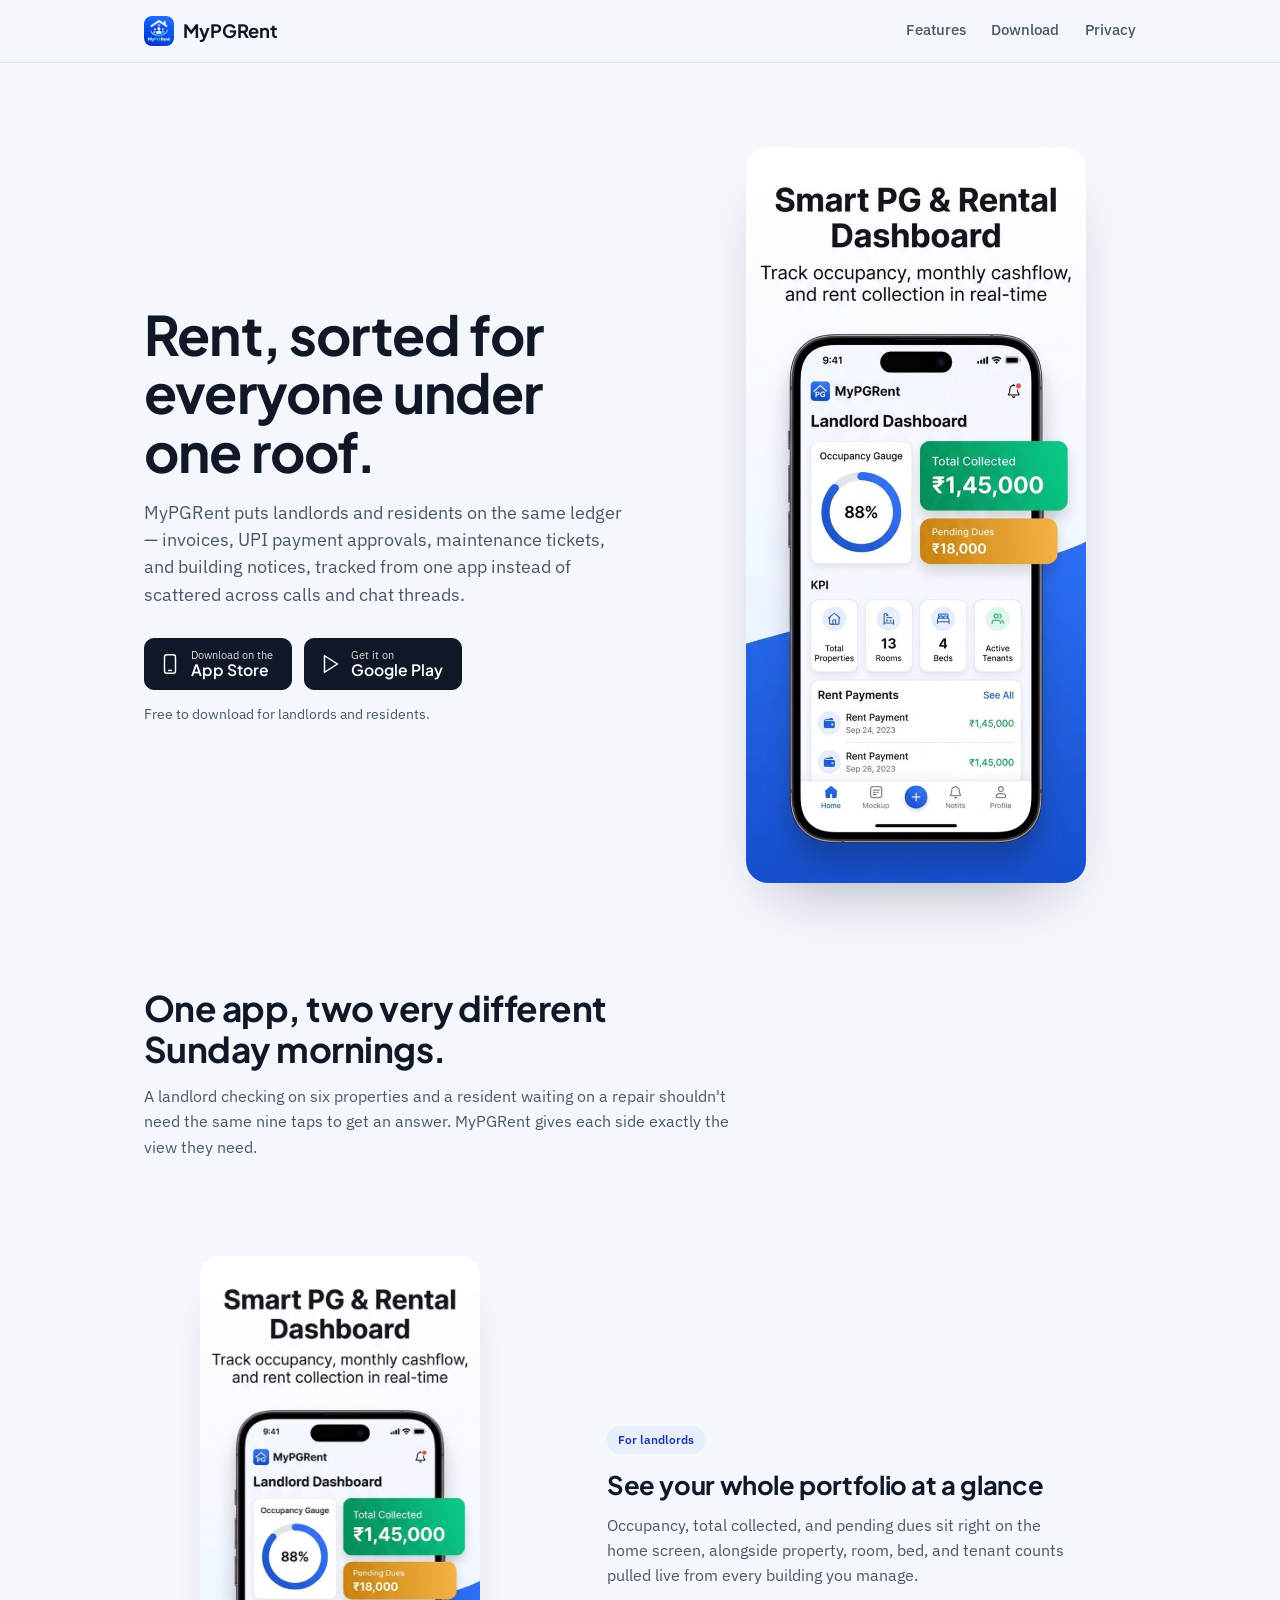
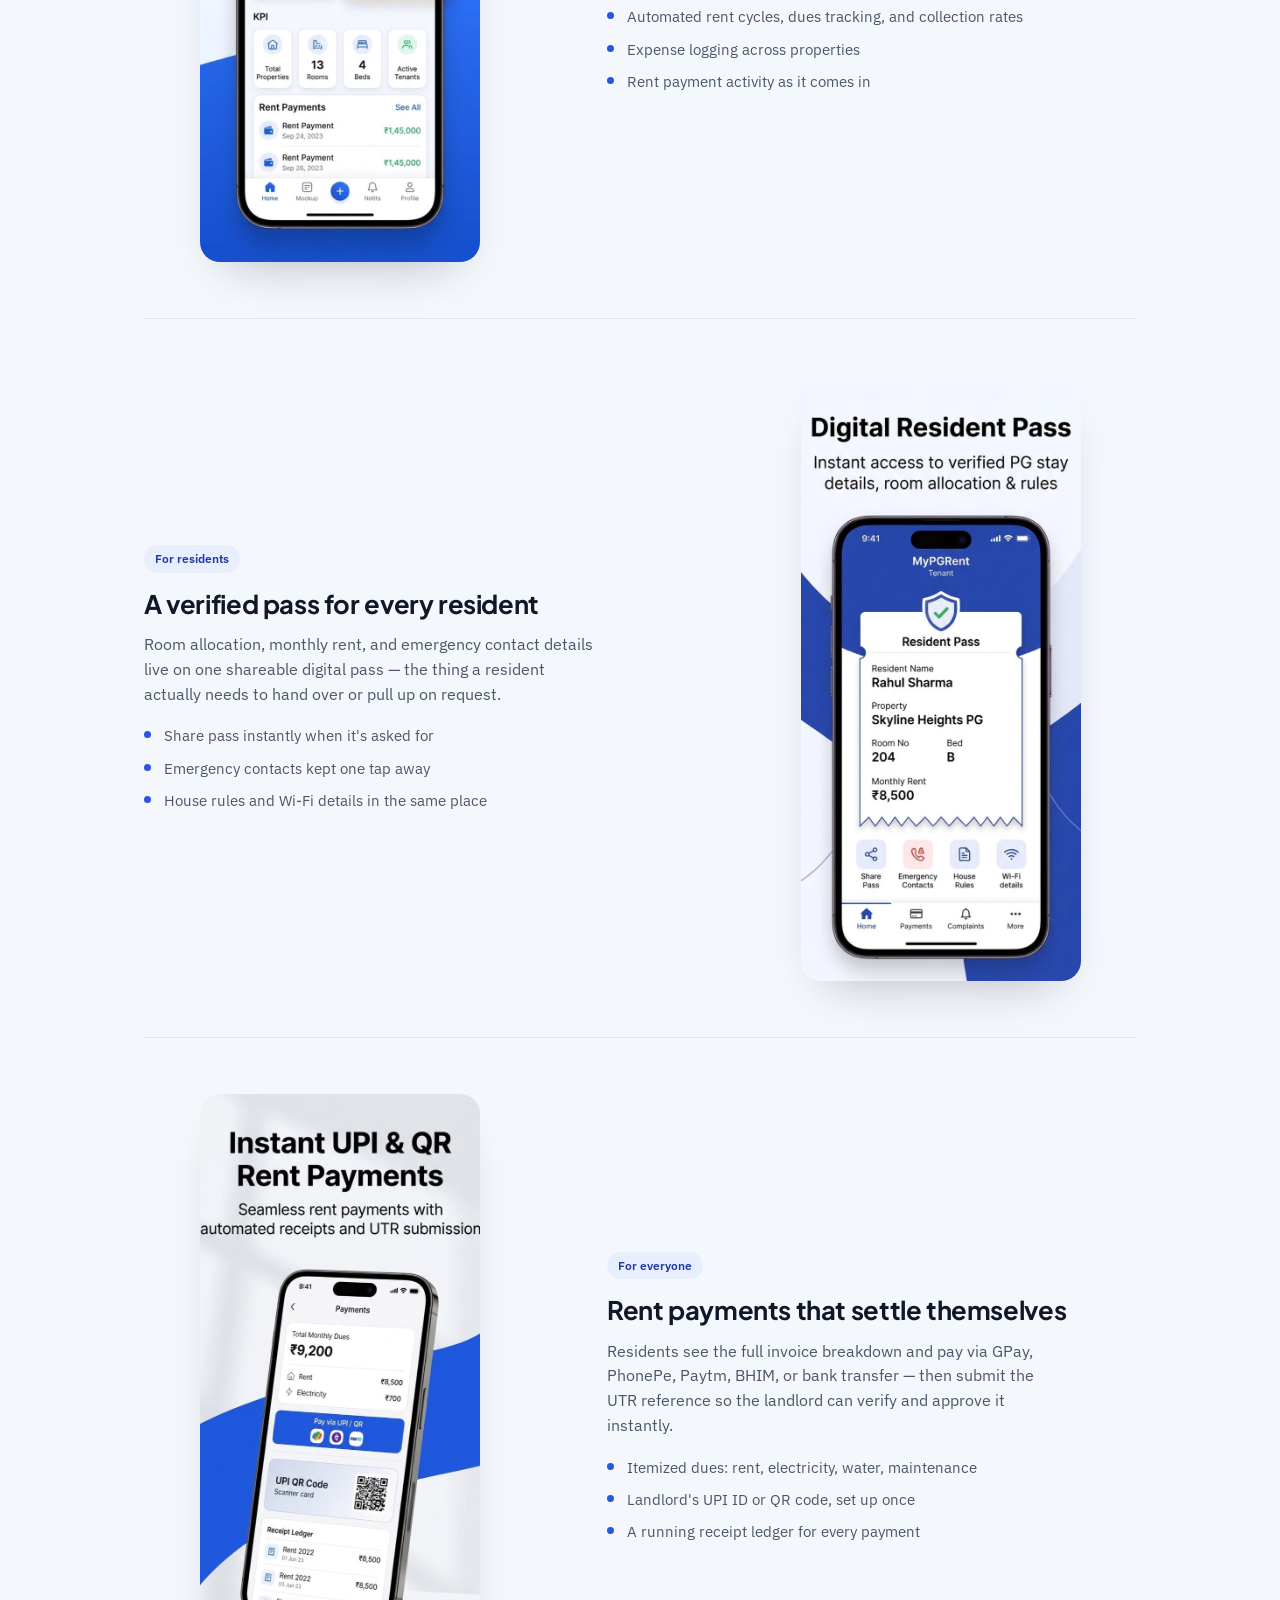
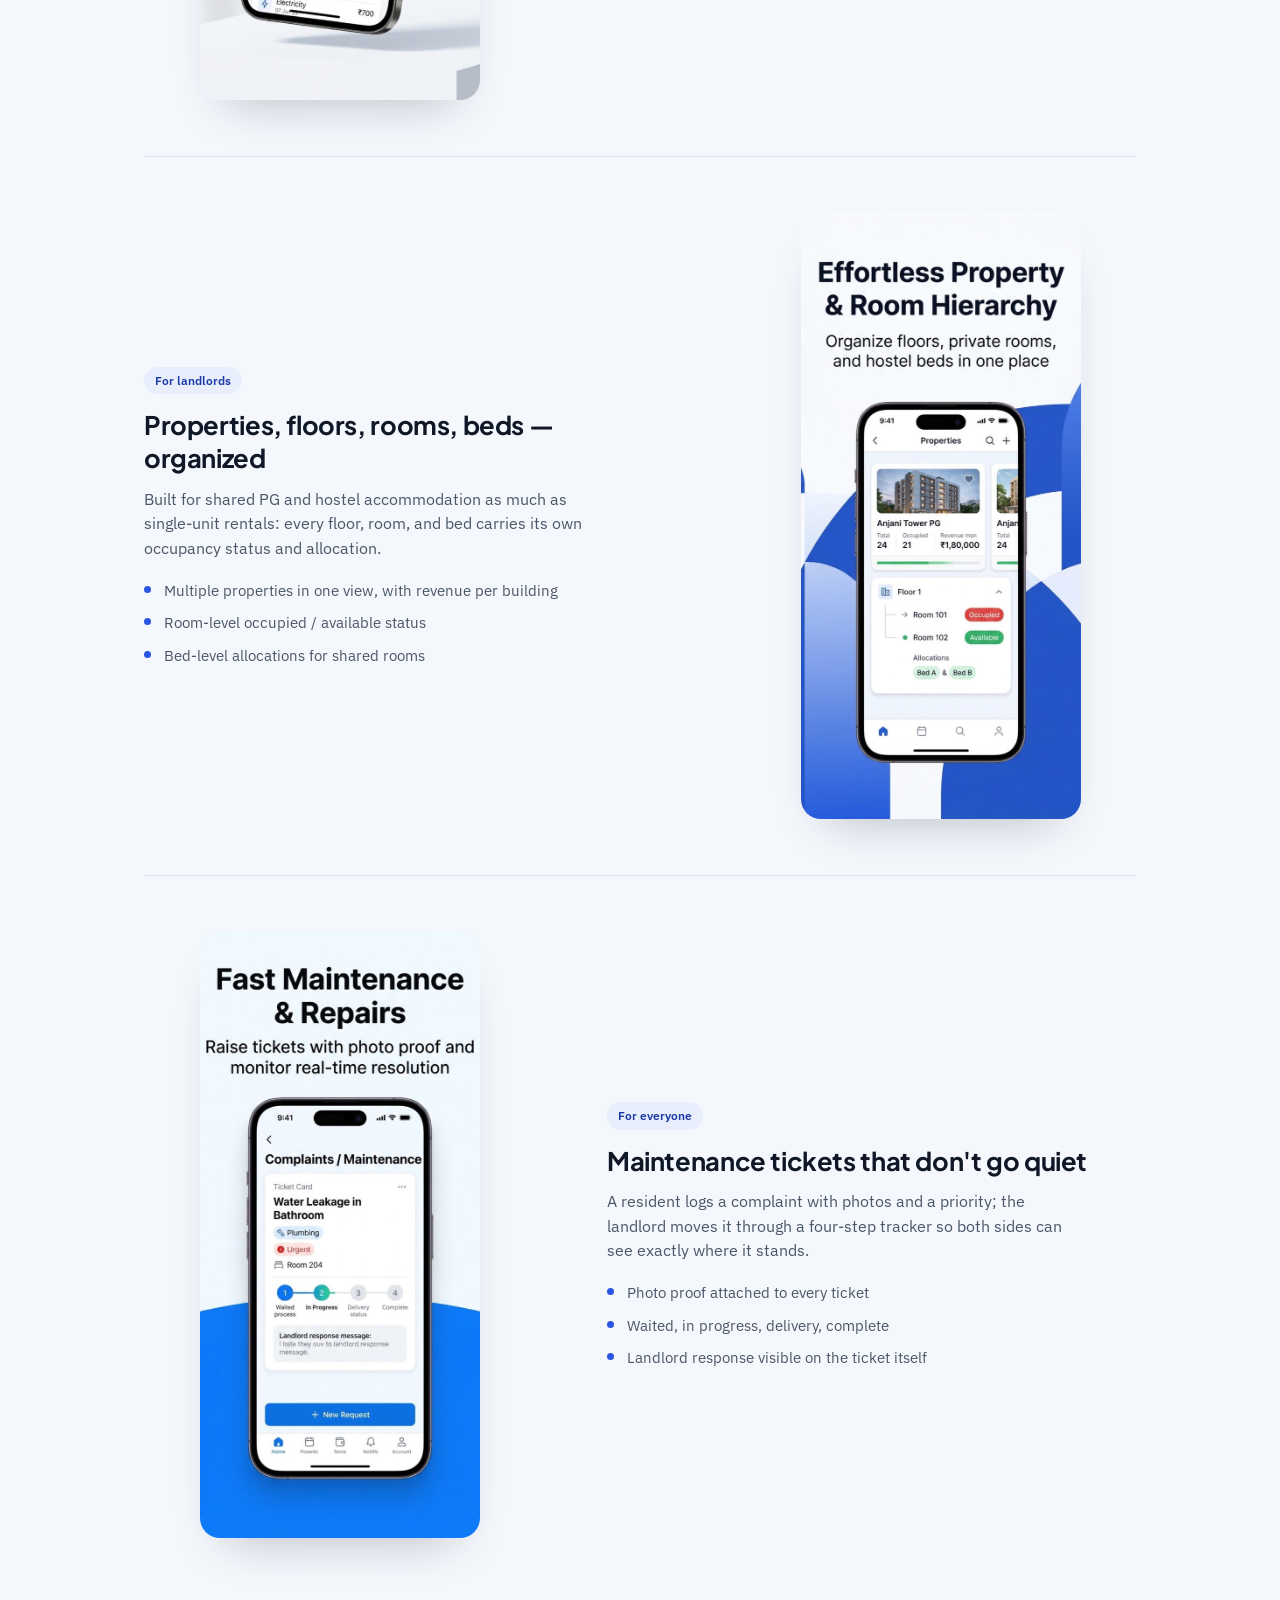
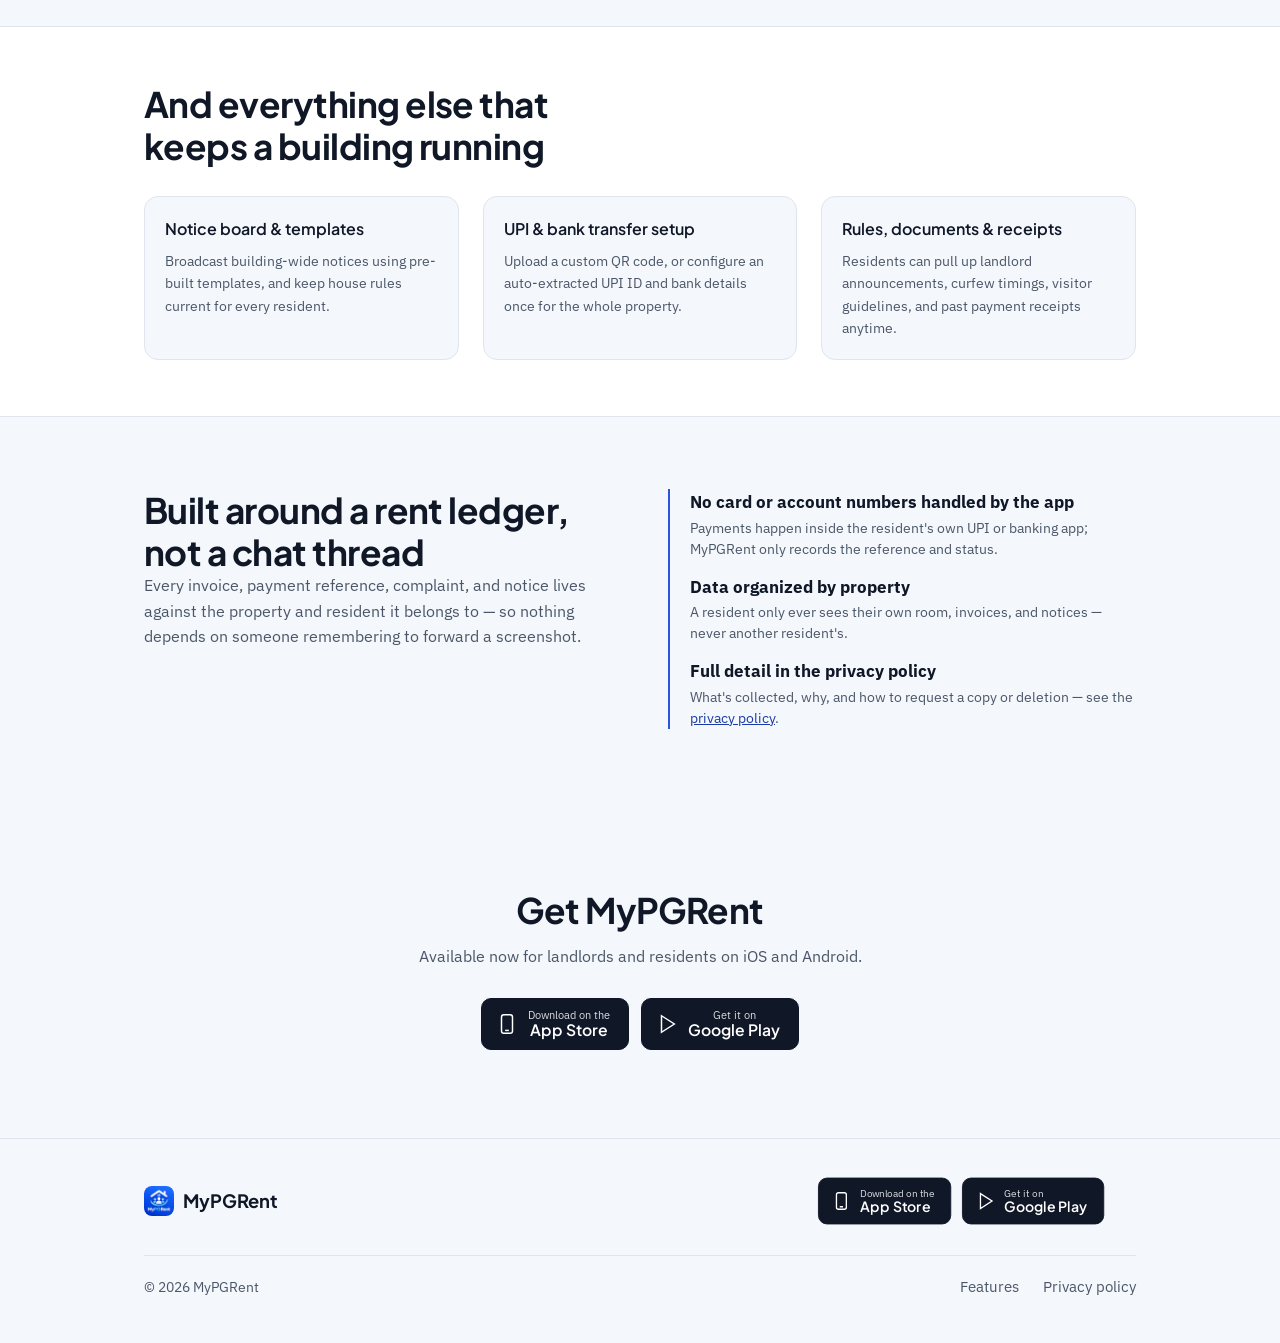
<file: index.html>
<!DOCTYPE html>
<html lang="en">
<head>
<meta charset="UTF-8">
<meta name="viewport" content="width=device-width, initial-scale=1.0">
<title>MyPGRent — PG &amp; Rental Management, on One App</title>
<meta name="description" content="MyPGRent is a PG and rental property management app for landlords and residents — rent invoicing, UPI payment approvals, maintenance tickets, and notices in one place.">
<link rel="preconnect" href="https://fonts.googleapis.com">
<link rel="preconnect" href="https://fonts.gstatic.com" crossorigin>
<link href="https://fonts.googleapis.com/css2?family=Plus+Jakarta+Sans:wght@600;700;800&family=IBM+Plex+Sans:wght@400;500;600&family=IBM+Plex+Mono:wght@400;500&display=swap" rel="stylesheet">
<link rel="icon" type="image/png" href="assets/favicon-32.png">
<link rel="apple-touch-icon" href="assets/apple-touch-icon.png">
<link rel="stylesheet" href="styles.css">
</head>
<body>

<header class="site-header">
  <div class="container">
    <a href="#" class="brand"><img class="brand-mark" src="assets/logo.png" alt="MyPGRent logo">MyPGRent</a>
    <button class="nav-toggle" aria-label="Toggle menu" aria-expanded="false">
      <svg viewBox="0 0 24 24" fill="none" stroke="currentColor" stroke-width="2"><line x1="3" y1="6" x2="21" y2="6"/><line x1="3" y1="12" x2="21" y2="12"/><line x1="3" y1="18" x2="21" y2="18"/></svg>
    </button>
    <nav class="site-nav">
      <a href="#features">Features</a>
      <a href="#download">Download</a>
      <a href="privacy.html">Privacy</a>
    </nav>
  </div>
</header>

<section class="hero">
  <div class="container">
    <div>
      <h1>Rent, sorted for everyone under one roof.</h1>
      <p class="lede">MyPGRent puts landlords and residents on the same ledger — invoices, UPI payment approvals, maintenance tickets, and building notices, tracked from one app instead of scattered across calls and chat threads.</p>
      <div class="hero-ctas">
        <div class="badges">
          <a class="badge-btn" href="https://apps.apple.com/us/app/id6811552828" target="_blank" rel="noopener">
            <svg viewBox="0 0 24 24" fill="none" stroke="currentColor" stroke-width="1.6"><rect x="6" y="2" width="12" height="20" rx="2.5"/><line x1="10" y1="19" x2="14" y2="19"/></svg>
            <span class="badge-text"><span class="small">Download on the</span><span class="big">App Store</span></span>
          </a>
          <a class="badge-btn" href="https://play.google.com/store/apps/details?id=com.mobileappbucket.mypgrent&hl=en" target="_blank" rel="noopener">
            <svg viewBox="0 0 24 24" fill="none" stroke="currentColor" stroke-width="1.6"><polygon points="6,3 20,12 6,21"/></svg>
            <span class="badge-text"><span class="small">Get it on</span><span class="big">Google Play</span></span>
          </a>
        </div>
        <p class="hero-note">Free to download for landlords and residents.</p>
      </div>
    </div>
    <img class="hero-shot" src="assets/dashboard.jpg" alt="MyPGRent landlord dashboard showing 88% occupancy, total collected, and pending dues">
  </div>
</section>

<section class="section-intro" id="features">
  <div class="container">
    <h2>One app, two very different Sunday mornings.</h2>
    <p class="sub">A landlord checking on six properties and a resident waiting on a repair shouldn't need the same nine taps to get an answer. MyPGRent gives each side exactly the view they need.</p>
  </div>
</section>

<section class="showcase">
  <div class="container">

    <div class="showcase-row">
      <img class="showcase-shot" src="assets/dashboard.jpg" alt="Landlord dashboard with occupancy gauge, total collected, pending dues, and recent rent payments">
      <div class="showcase-text">
        <span class="tag">For landlords</span>
        <h3>See your whole portfolio at a glance</h3>
        <p>Occupancy, total collected, and pending dues sit right on the home screen, alongside property, room, bed, and tenant counts pulled live from every building you manage.</p>
        <ul>
          <li>Automated rent cycles, dues tracking, and collection rates</li>
          <li>Expense logging across properties</li>
          <li>Rent payment activity as it comes in</li>
        </ul>
      </div>
    </div>

    <div class="showcase-row reverse">
      <img class="showcase-shot" src="assets/resident-pass.jpg" alt="Digital resident pass showing name, property, room, bed, and monthly rent">
      <div class="showcase-text">
        <span class="tag">For residents</span>
        <h3>A verified pass for every resident</h3>
        <p>Room allocation, monthly rent, and emergency contact details live on one shareable digital pass — the thing a resident actually needs to hand over or pull up on request.</p>
        <ul>
          <li>Share pass instantly when it's asked for</li>
          <li>Emergency contacts kept one tap away</li>
          <li>House rules and Wi-Fi details in the same place</li>
        </ul>
      </div>
    </div>

    <div class="showcase-row">
      <img class="showcase-shot" src="assets/payments.jpg" alt="Payments screen with total monthly dues, pay via UPI or QR, and a receipt ledger">
      <div class="showcase-text">
        <span class="tag">For everyone</span>
        <h3>Rent payments that settle themselves</h3>
        <p>Residents see the full invoice breakdown and pay via GPay, PhonePe, Paytm, BHIM, or bank transfer — then submit the UTR reference so the landlord can verify and approve it instantly.</p>
        <ul>
          <li>Itemized dues: rent, electricity, water, maintenance</li>
          <li>Landlord's UPI ID or QR code, set up once</li>
          <li>A running receipt ledger for every payment</li>
        </ul>
      </div>
    </div>

    <div class="showcase-row reverse">
      <img class="showcase-shot" src="assets/properties.jpg" alt="Properties screen showing a building card and a floor with rooms and bed allocations">
      <div class="showcase-text">
        <span class="tag">For landlords</span>
        <h3>Properties, floors, rooms, beds — organized</h3>
        <p>Built for shared PG and hostel accommodation as much as single-unit rentals: every floor, room, and bed carries its own occupancy status and allocation.</p>
        <ul>
          <li>Multiple properties in one view, with revenue per building</li>
          <li>Room-level occupied / available status</li>
          <li>Bed-level allocations for shared rooms</li>
        </ul>
      </div>
    </div>

    <div class="showcase-row">
      <img class="showcase-shot" src="assets/maintenance.jpg" alt="Maintenance ticket screen with a four-step progress tracker and landlord response">
      <div class="showcase-text">
        <span class="tag">For everyone</span>
        <h3>Maintenance tickets that don't go quiet</h3>
        <p>A resident logs a complaint with photos and a priority; the landlord moves it through a four-step tracker so both sides can see exactly where it stands.</p>
        <ul>
          <li>Photo proof attached to every ticket</li>
          <li>Waited, in progress, delivery, complete</li>
          <li>Landlord response visible on the ticket itself</li>
        </ul>
      </div>
    </div>

  </div>
</section>

<section class="mini-list">
  <div class="container">
    <h2>And everything else that keeps a building running</h2>
    <div class="mini-grid">
      <div class="mini-card">
        <h4>Notice board &amp; templates</h4>
        <p>Broadcast building-wide notices using pre-built templates, and keep house rules current for every resident.</p>
      </div>
      <div class="mini-card">
        <h4>UPI &amp; bank transfer setup</h4>
        <p>Upload a custom QR code, or configure an auto-extracted UPI ID and bank details once for the whole property.</p>
      </div>
      <div class="mini-card">
        <h4>Rules, documents &amp; receipts</h4>
        <p>Residents can pull up landlord announcements, curfew timings, visitor guidelines, and past payment receipts anytime.</p>
      </div>
    </div>
  </div>
</section>

<section class="trust">
  <div class="container">
    <div>
      <h2>Built around a rent ledger, not a chat thread</h2>
      <p>Every invoice, payment reference, complaint, and notice lives against the property and resident it belongs to — so nothing depends on someone remembering to forward a screenshot.</p>
    </div>
    <div class="note-list">
      <div><strong>No card or account numbers handled by the app</strong><span>Payments happen inside the resident's own UPI or banking app; MyPGRent only records the reference and status.</span></div>
      <div><strong>Data organized by property</strong><span>A resident only ever sees their own room, invoices, and notices — never another resident's.</span></div>
      <div><strong>Full detail in the privacy policy</strong><span>What's collected, why, and how to request a copy or deletion — see the <a href="privacy.html" style="color: var(--blue-deep);">privacy policy</a>.</span></div>
    </div>
  </div>
</section>

<section class="section-intro" id="download" style="text-align: center; padding: clamp(48px, 7vw, 88px) 0;">
  <div class="container" style="display: flex; flex-direction: column; align-items: center;">
    <h2>Get MyPGRent</h2>
    <p class="sub" style="margin-left: auto; margin-right: auto;">Available now for landlords and residents on iOS and Android.</p>
    <div class="badges" style="margin-top: 28px; justify-content: center;">
      <a class="badge-btn" href="https://apps.apple.com/us/app/id6811552828" target="_blank" rel="noopener">
        <svg viewBox="0 0 24 24" fill="none" stroke="currentColor" stroke-width="1.6"><rect x="6" y="2" width="12" height="20" rx="2.5"/><line x1="10" y1="19" x2="14" y2="19"/></svg>
        <span class="badge-text"><span class="small">Download on the</span><span class="big">App Store</span></span>
      </a>
      <a class="badge-btn" href="https://play.google.com/store/apps/details?id=com.mobileappbucket.mypgrent&hl=en" target="_blank" rel="noopener">
        <svg viewBox="0 0 24 24" fill="none" stroke="currentColor" stroke-width="1.6"><polygon points="6,3 20,12 6,21"/></svg>
        <span class="badge-text"><span class="small">Get it on</span><span class="big">Google Play</span></span>
      </a>
    </div>
  </div>
</section>

<footer class="site-footer">
  <div class="container" style="display: block;">
    <div class="footer-top">
      <a href="#" class="brand"><img class="brand-mark" src="assets/logo.png" alt="MyPGRent logo">MyPGRent</a>
      <div class="badges">
        <a class="badge-btn" href="https://apps.apple.com/us/app/id6811552828" target="_blank" rel="noopener">
          <svg viewBox="0 0 24 24" fill="none" stroke="currentColor" stroke-width="1.6"><rect x="6" y="2" width="12" height="20" rx="2.5"/><line x1="10" y1="19" x2="14" y2="19"/></svg>
          <span class="badge-text"><span class="small">Download on the</span><span class="big">App Store</span></span>
        </a>
        <a class="badge-btn" href="https://play.google.com/store/apps/details?id=com.mobileappbucket.mypgrent&hl=en" target="_blank" rel="noopener">
          <svg viewBox="0 0 24 24" fill="none" stroke="currentColor" stroke-width="1.6"><polygon points="6,3 20,12 6,21"/></svg>
          <span class="badge-text"><span class="small">Get it on</span><span class="big">Google Play</span></span>
        </a>
      </div>
    </div>
    <div style="display: flex; justify-content: space-between; align-items: center; flex-wrap: wrap; gap: 16px;">
      <span class="copy">© <span id="year"></span> MyPGRent</span>
      <nav>
        <a href="#features">Features</a>
        <a href="privacy.html">Privacy policy</a>
      </nav>
    </div>
  </div>
</footer>

<script src="script.js"></script>
</body>
</html>
</file>
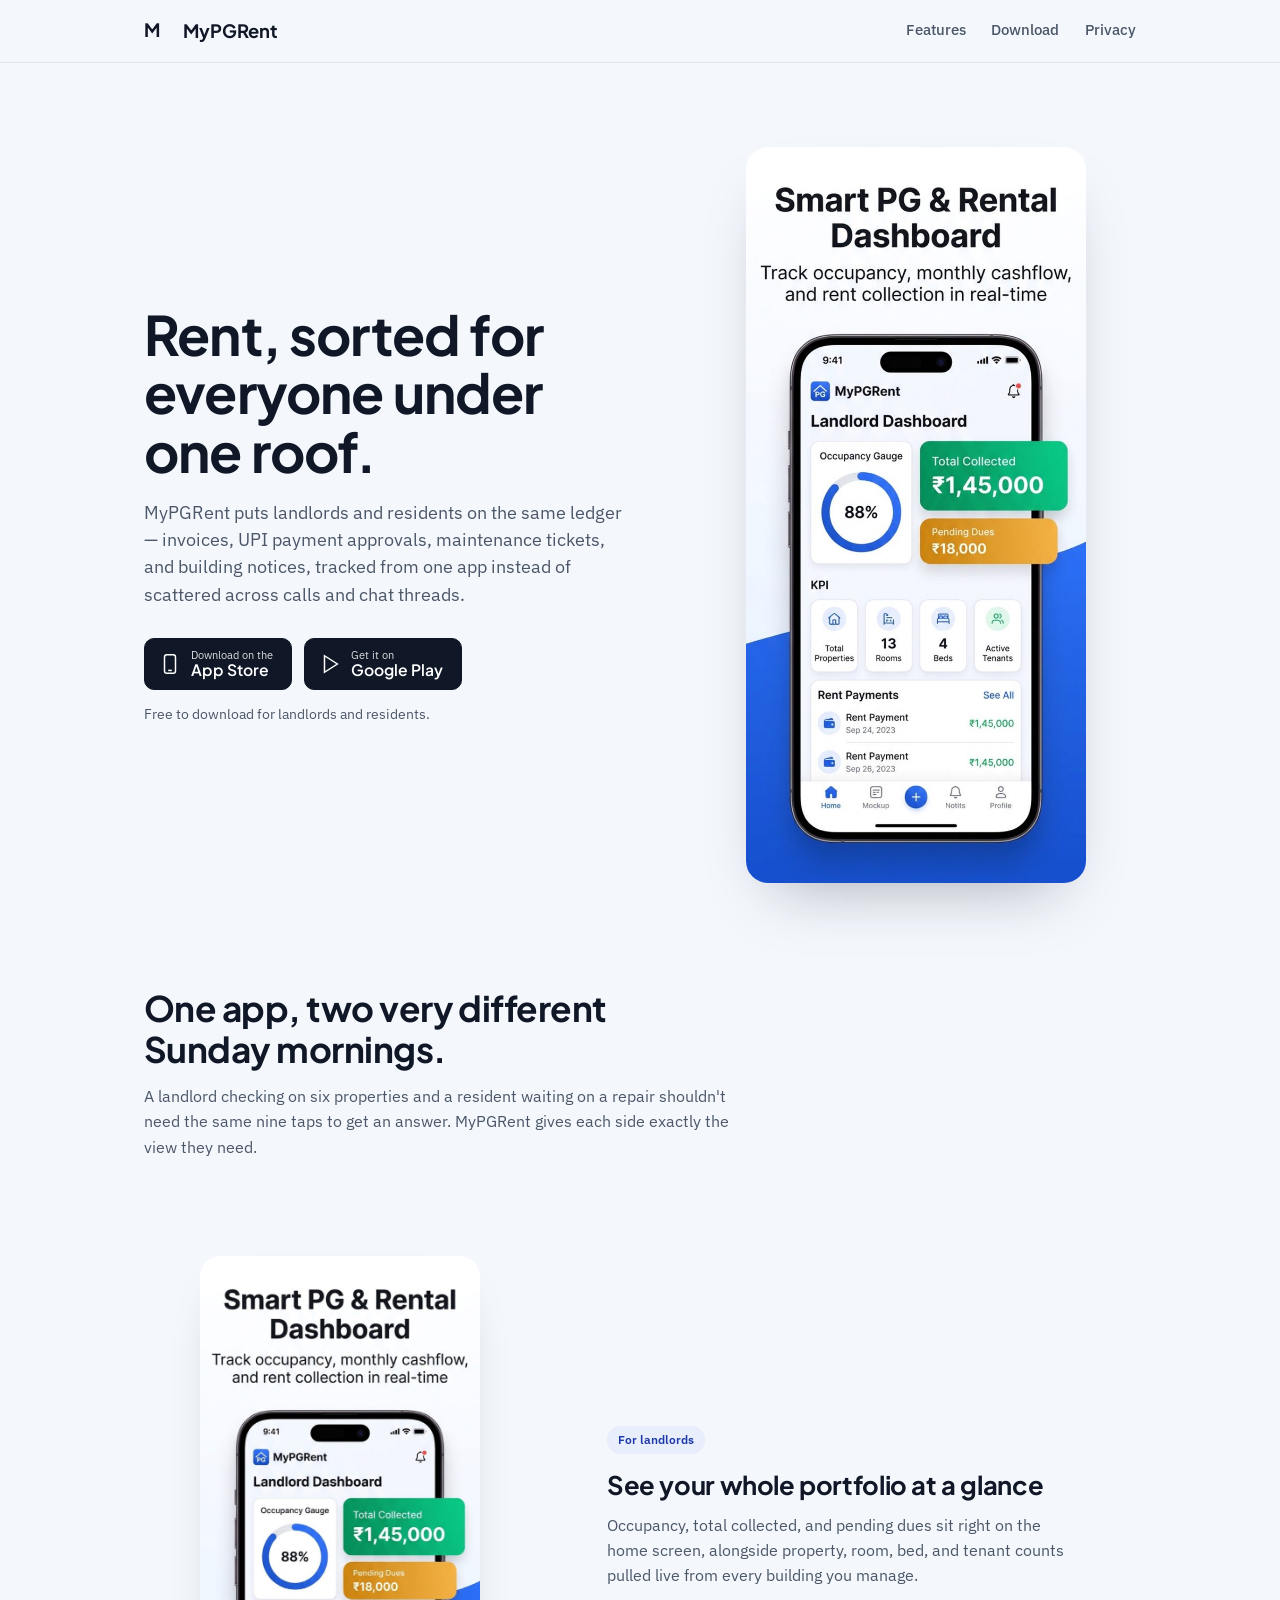
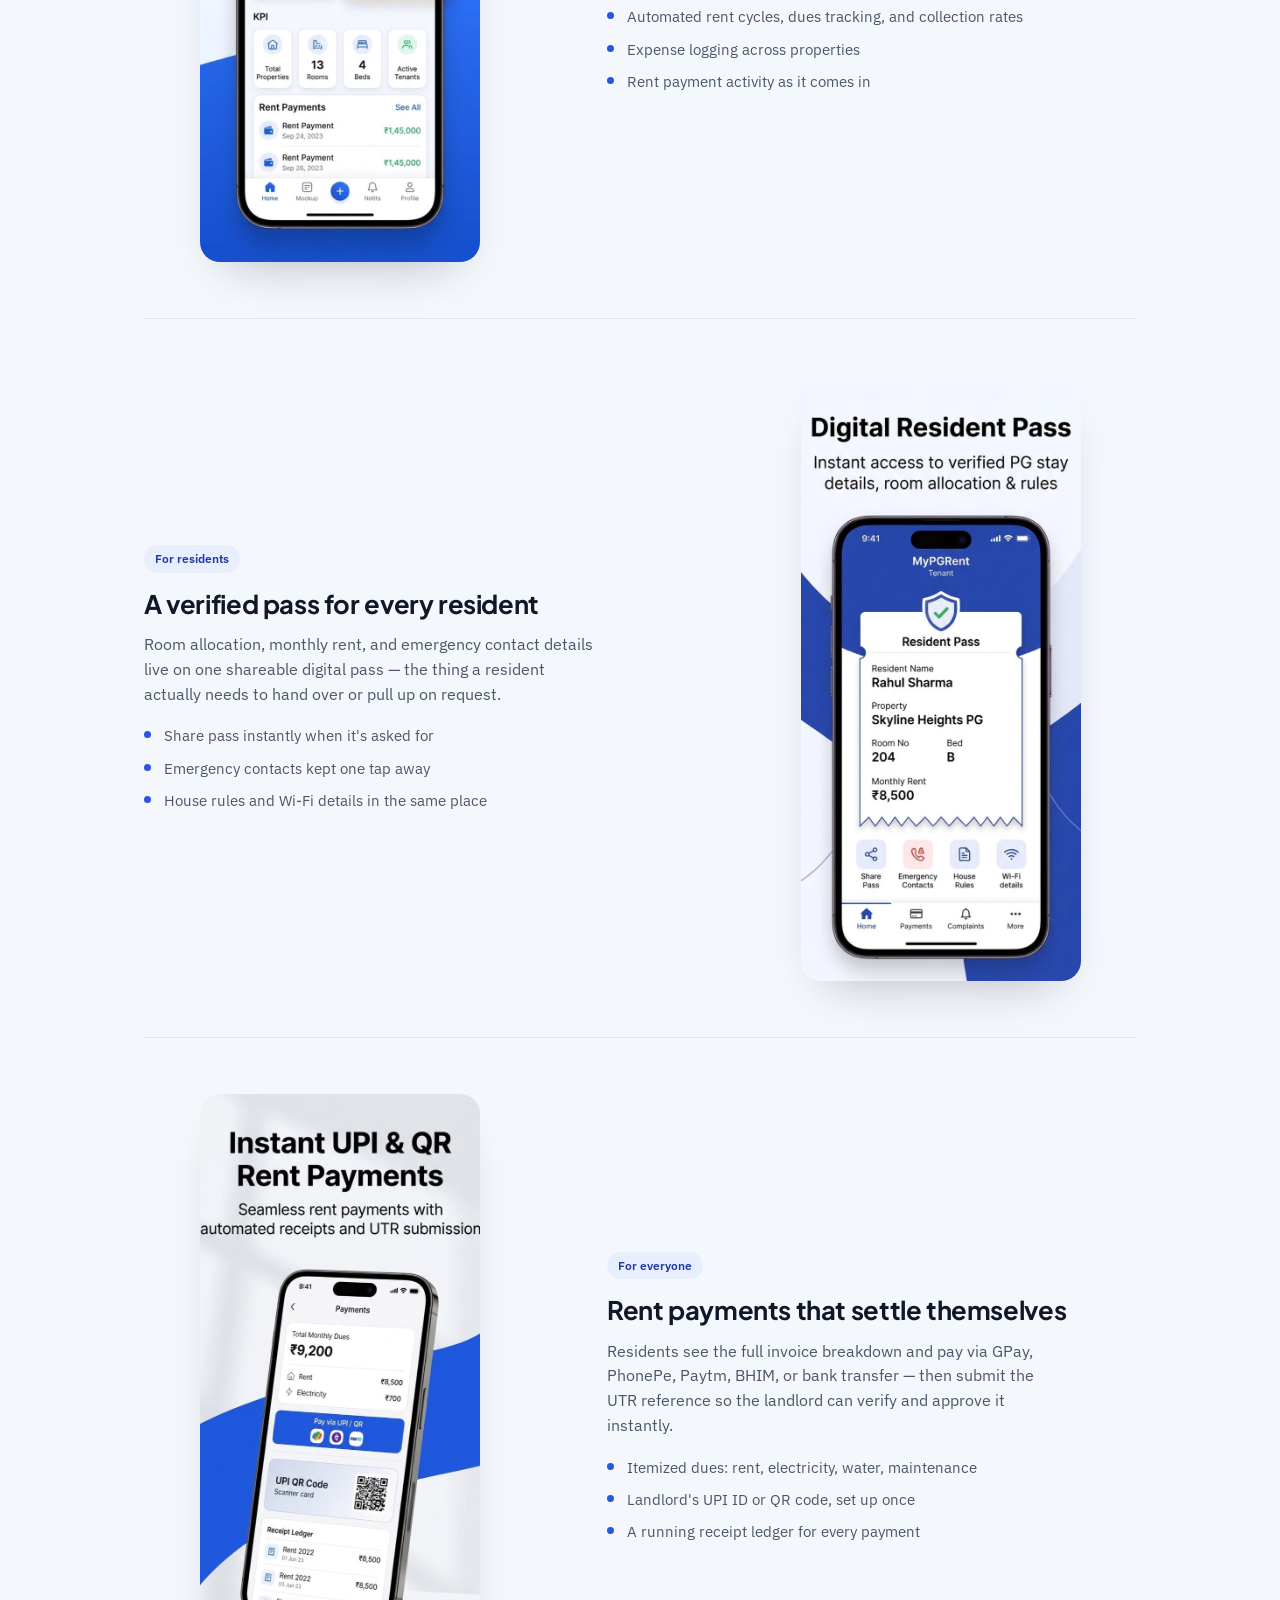
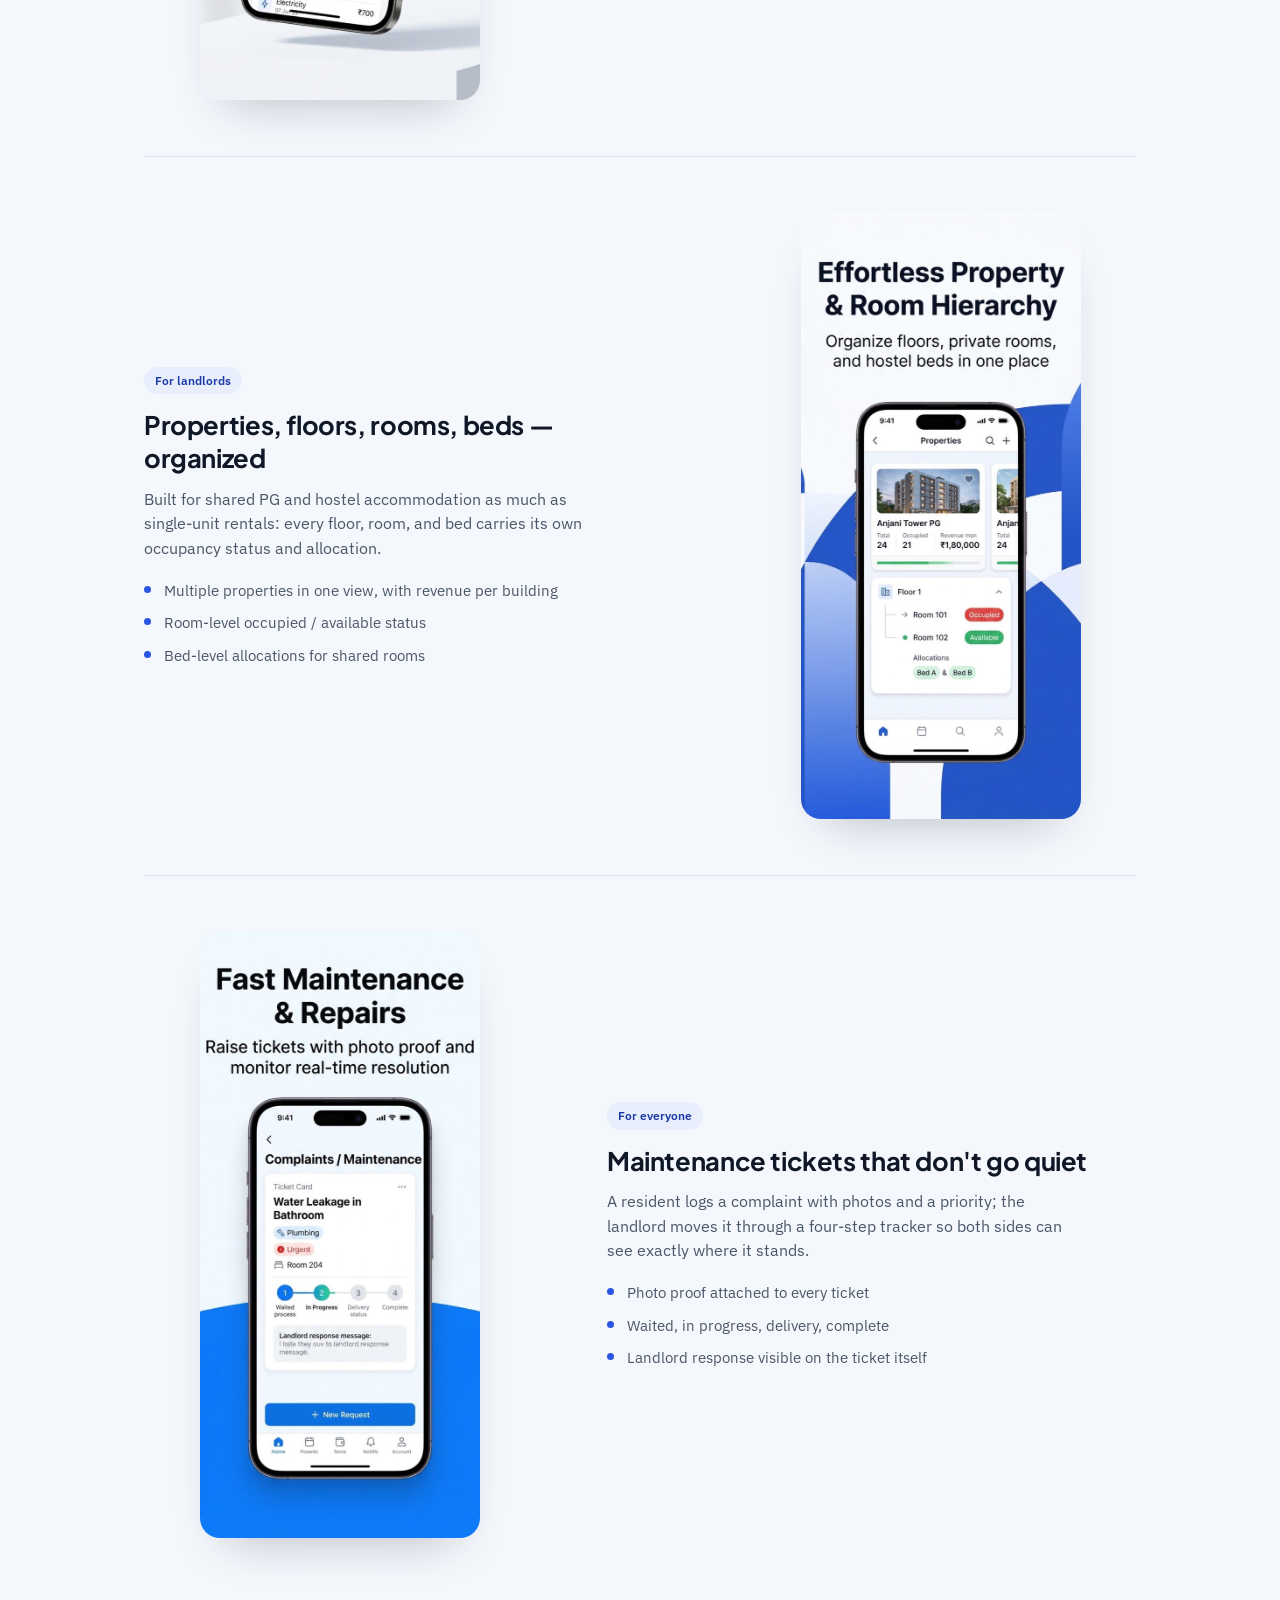
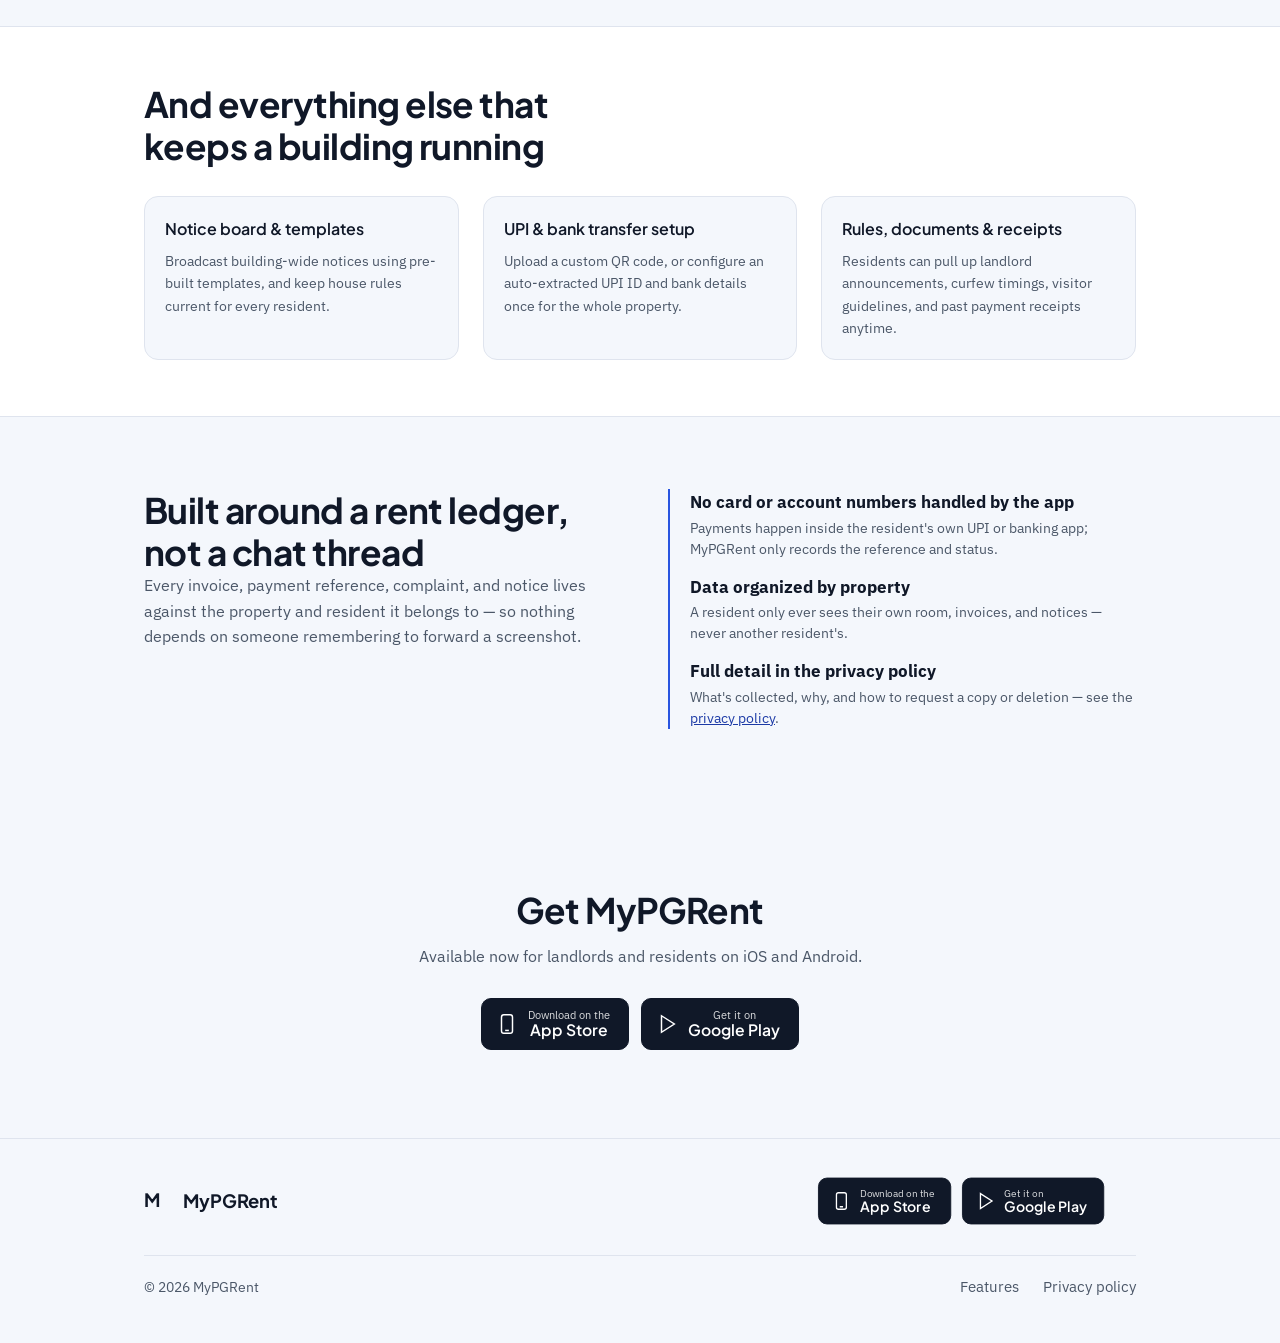
<file: index1.html>
<!DOCTYPE html>
<html lang="en">
<head>
<meta charset="UTF-8">
<meta name="viewport" content="width=device-width, initial-scale=1.0">
<title>MyPGRent — PG &amp; Rental Management, on One App</title>
<meta name="description" content="MyPGRent is a PG and rental property management app for landlords and residents — rent invoicing, UPI payment approvals, maintenance tickets, and notices in one place.">
<link rel="preconnect" href="https://fonts.googleapis.com">
<link rel="preconnect" href="https://fonts.gstatic.com" crossorigin>
<link href="https://fonts.googleapis.com/css2?family=Plus+Jakarta+Sans:wght@600;700;800&family=IBM+Plex+Sans:wght@400;500;600&family=IBM+Plex+Mono:wght@400;500&display=swap" rel="stylesheet">
<link rel="stylesheet" href="styles.css">
</head>
<body>

<header class="site-header">
  <div class="container">
    <a href="#" class="brand"><span class="brand-mark">M</span>MyPGRent</a>
    <button class="nav-toggle" aria-label="Toggle menu" aria-expanded="false">
      <svg viewBox="0 0 24 24" fill="none" stroke="currentColor" stroke-width="2"><line x1="3" y1="6" x2="21" y2="6"/><line x1="3" y1="12" x2="21" y2="12"/><line x1="3" y1="18" x2="21" y2="18"/></svg>
    </button>
    <nav class="site-nav">
      <a href="#features">Features</a>
      <a href="#download">Download</a>
      <a href="privacy.html">Privacy</a>
    </nav>
  </div>
</header>

<section class="hero">
  <div class="container">
    <div>
      <h1>Rent, sorted for everyone under one roof.</h1>
      <p class="lede">MyPGRent puts landlords and residents on the same ledger — invoices, UPI payment approvals, maintenance tickets, and building notices, tracked from one app instead of scattered across calls and chat threads.</p>
      <div class="hero-ctas">
        <div class="badges">
          <a class="badge-btn" href="https://apps.apple.com/us/app/id6811552828" target="_blank" rel="noopener">
            <svg viewBox="0 0 24 24" fill="none" stroke="currentColor" stroke-width="1.6"><rect x="6" y="2" width="12" height="20" rx="2.5"/><line x1="10" y1="19" x2="14" y2="19"/></svg>
            <span class="badge-text"><span class="small">Download on the</span><span class="big">App Store</span></span>
          </a>
          <a class="badge-btn" href="https://play.google.com/store/apps/details?id=com.mobileappbucket.mypgrent&hl=en" target="_blank" rel="noopener">
            <svg viewBox="0 0 24 24" fill="none" stroke="currentColor" stroke-width="1.6"><polygon points="6,3 20,12 6,21"/></svg>
            <span class="badge-text"><span class="small">Get it on</span><span class="big">Google Play</span></span>
          </a>
        </div>
        <p class="hero-note">Free to download for landlords and residents.</p>
      </div>
    </div>
    <img class="hero-shot" src="assets/dashboard.jpg" alt="MyPGRent landlord dashboard showing 88% occupancy, total collected, and pending dues">
  </div>
</section>

<section class="section-intro" id="features">
  <div class="container">
    <h2>One app, two very different Sunday mornings.</h2>
    <p class="sub">A landlord checking on six properties and a resident waiting on a repair shouldn't need the same nine taps to get an answer. MyPGRent gives each side exactly the view they need.</p>
  </div>
</section>

<section class="showcase">
  <div class="container">

    <div class="showcase-row">
      <img class="showcase-shot" src="assets/dashboard.jpg" alt="Landlord dashboard with occupancy gauge, total collected, pending dues, and recent rent payments">
      <div class="showcase-text">
        <span class="tag">For landlords</span>
        <h3>See your whole portfolio at a glance</h3>
        <p>Occupancy, total collected, and pending dues sit right on the home screen, alongside property, room, bed, and tenant counts pulled live from every building you manage.</p>
        <ul>
          <li>Automated rent cycles, dues tracking, and collection rates</li>
          <li>Expense logging across properties</li>
          <li>Rent payment activity as it comes in</li>
        </ul>
      </div>
    </div>

    <div class="showcase-row reverse">
      <img class="showcase-shot" src="assets/resident-pass.jpg" alt="Digital resident pass showing name, property, room, bed, and monthly rent">
      <div class="showcase-text">
        <span class="tag">For residents</span>
        <h3>A verified pass for every resident</h3>
        <p>Room allocation, monthly rent, and emergency contact details live on one shareable digital pass — the thing a resident actually needs to hand over or pull up on request.</p>
        <ul>
          <li>Share pass instantly when it's asked for</li>
          <li>Emergency contacts kept one tap away</li>
          <li>House rules and Wi-Fi details in the same place</li>
        </ul>
      </div>
    </div>

    <div class="showcase-row">
      <img class="showcase-shot" src="assets/payments.jpg" alt="Payments screen with total monthly dues, pay via UPI or QR, and a receipt ledger">
      <div class="showcase-text">
        <span class="tag">For everyone</span>
        <h3>Rent payments that settle themselves</h3>
        <p>Residents see the full invoice breakdown and pay via GPay, PhonePe, Paytm, BHIM, or bank transfer — then submit the UTR reference so the landlord can verify and approve it instantly.</p>
        <ul>
          <li>Itemized dues: rent, electricity, water, maintenance</li>
          <li>Landlord's UPI ID or QR code, set up once</li>
          <li>A running receipt ledger for every payment</li>
        </ul>
      </div>
    </div>

    <div class="showcase-row reverse">
      <img class="showcase-shot" src="assets/properties.jpg" alt="Properties screen showing a building card and a floor with rooms and bed allocations">
      <div class="showcase-text">
        <span class="tag">For landlords</span>
        <h3>Properties, floors, rooms, beds — organized</h3>
        <p>Built for shared PG and hostel accommodation as much as single-unit rentals: every floor, room, and bed carries its own occupancy status and allocation.</p>
        <ul>
          <li>Multiple properties in one view, with revenue per building</li>
          <li>Room-level occupied / available status</li>
          <li>Bed-level allocations for shared rooms</li>
        </ul>
      </div>
    </div>

    <div class="showcase-row">
      <img class="showcase-shot" src="assets/maintenance.jpg" alt="Maintenance ticket screen with a four-step progress tracker and landlord response">
      <div class="showcase-text">
        <span class="tag">For everyone</span>
        <h3>Maintenance tickets that don't go quiet</h3>
        <p>A resident logs a complaint with photos and a priority; the landlord moves it through a four-step tracker so both sides can see exactly where it stands.</p>
        <ul>
          <li>Photo proof attached to every ticket</li>
          <li>Waited, in progress, delivery, complete</li>
          <li>Landlord response visible on the ticket itself</li>
        </ul>
      </div>
    </div>

  </div>
</section>

<section class="mini-list">
  <div class="container">
    <h2>And everything else that keeps a building running</h2>
    <div class="mini-grid">
      <div class="mini-card">
        <h4>Notice board &amp; templates</h4>
        <p>Broadcast building-wide notices using pre-built templates, and keep house rules current for every resident.</p>
      </div>
      <div class="mini-card">
        <h4>UPI &amp; bank transfer setup</h4>
        <p>Upload a custom QR code, or configure an auto-extracted UPI ID and bank details once for the whole property.</p>
      </div>
      <div class="mini-card">
        <h4>Rules, documents &amp; receipts</h4>
        <p>Residents can pull up landlord announcements, curfew timings, visitor guidelines, and past payment receipts anytime.</p>
      </div>
    </div>
  </div>
</section>

<section class="trust">
  <div class="container">
    <div>
      <h2>Built around a rent ledger, not a chat thread</h2>
      <p>Every invoice, payment reference, complaint, and notice lives against the property and resident it belongs to — so nothing depends on someone remembering to forward a screenshot.</p>
    </div>
    <div class="note-list">
      <div><strong>No card or account numbers handled by the app</strong><span>Payments happen inside the resident's own UPI or banking app; MyPGRent only records the reference and status.</span></div>
      <div><strong>Data organized by property</strong><span>A resident only ever sees their own room, invoices, and notices — never another resident's.</span></div>
      <div><strong>Full detail in the privacy policy</strong><span>What's collected, why, and how to request a copy or deletion — see the <a href="privacy.html" style="color: var(--blue-deep);">privacy policy</a>.</span></div>
    </div>
  </div>
</section>

<section class="section-intro" id="download" style="text-align: center; padding: clamp(48px, 7vw, 88px) 0;">
  <div class="container" style="display: flex; flex-direction: column; align-items: center;">
    <h2>Get MyPGRent</h2>
    <p class="sub" style="margin-left: auto; margin-right: auto;">Available now for landlords and residents on iOS and Android.</p>
    <div class="badges" style="margin-top: 28px; justify-content: center;">
      <a class="badge-btn" href="https://apps.apple.com/us/app/id6811552828" target="_blank" rel="noopener">
        <svg viewBox="0 0 24 24" fill="none" stroke="currentColor" stroke-width="1.6"><rect x="6" y="2" width="12" height="20" rx="2.5"/><line x1="10" y1="19" x2="14" y2="19"/></svg>
        <span class="badge-text"><span class="small">Download on the</span><span class="big">App Store</span></span>
      </a>
      <a class="badge-btn" href="https://play.google.com/store/apps/details?id=com.mobileappbucket.mypgrent&hl=en" target="_blank" rel="noopener">
        <svg viewBox="0 0 24 24" fill="none" stroke="currentColor" stroke-width="1.6"><polygon points="6,3 20,12 6,21"/></svg>
        <span class="badge-text"><span class="small">Get it on</span><span class="big">Google Play</span></span>
      </a>
    </div>
  </div>
</section>

<footer class="site-footer">
  <div class="container" style="display: block;">
    <div class="footer-top">
      <a href="#" class="brand"><span class="brand-mark">M</span>MyPGRent</a>
      <div class="badges">
        <a class="badge-btn" href="https://apps.apple.com/us/app/id6811552828" target="_blank" rel="noopener">
          <svg viewBox="0 0 24 24" fill="none" stroke="currentColor" stroke-width="1.6"><rect x="6" y="2" width="12" height="20" rx="2.5"/><line x1="10" y1="19" x2="14" y2="19"/></svg>
          <span class="badge-text"><span class="small">Download on the</span><span class="big">App Store</span></span>
        </a>
        <a class="badge-btn" href="https://play.google.com/store/apps/details?id=com.mobileappbucket.mypgrent&hl=en" target="_blank" rel="noopener">
          <svg viewBox="0 0 24 24" fill="none" stroke="currentColor" stroke-width="1.6"><polygon points="6,3 20,12 6,21"/></svg>
          <span class="badge-text"><span class="small">Get it on</span><span class="big">Google Play</span></span>
        </a>
      </div>
    </div>
    <div style="display: flex; justify-content: space-between; align-items: center; flex-wrap: wrap; gap: 16px;">
      <span class="copy">© <span id="year"></span> MyPGRent</span>
      <nav>
        <a href="#features">Features</a>
        <a href="privacy.html">Privacy policy</a>
      </nav>
    </div>
  </div>
</footer>

<script src="script.js"></script>
</body>
</html>
</file>
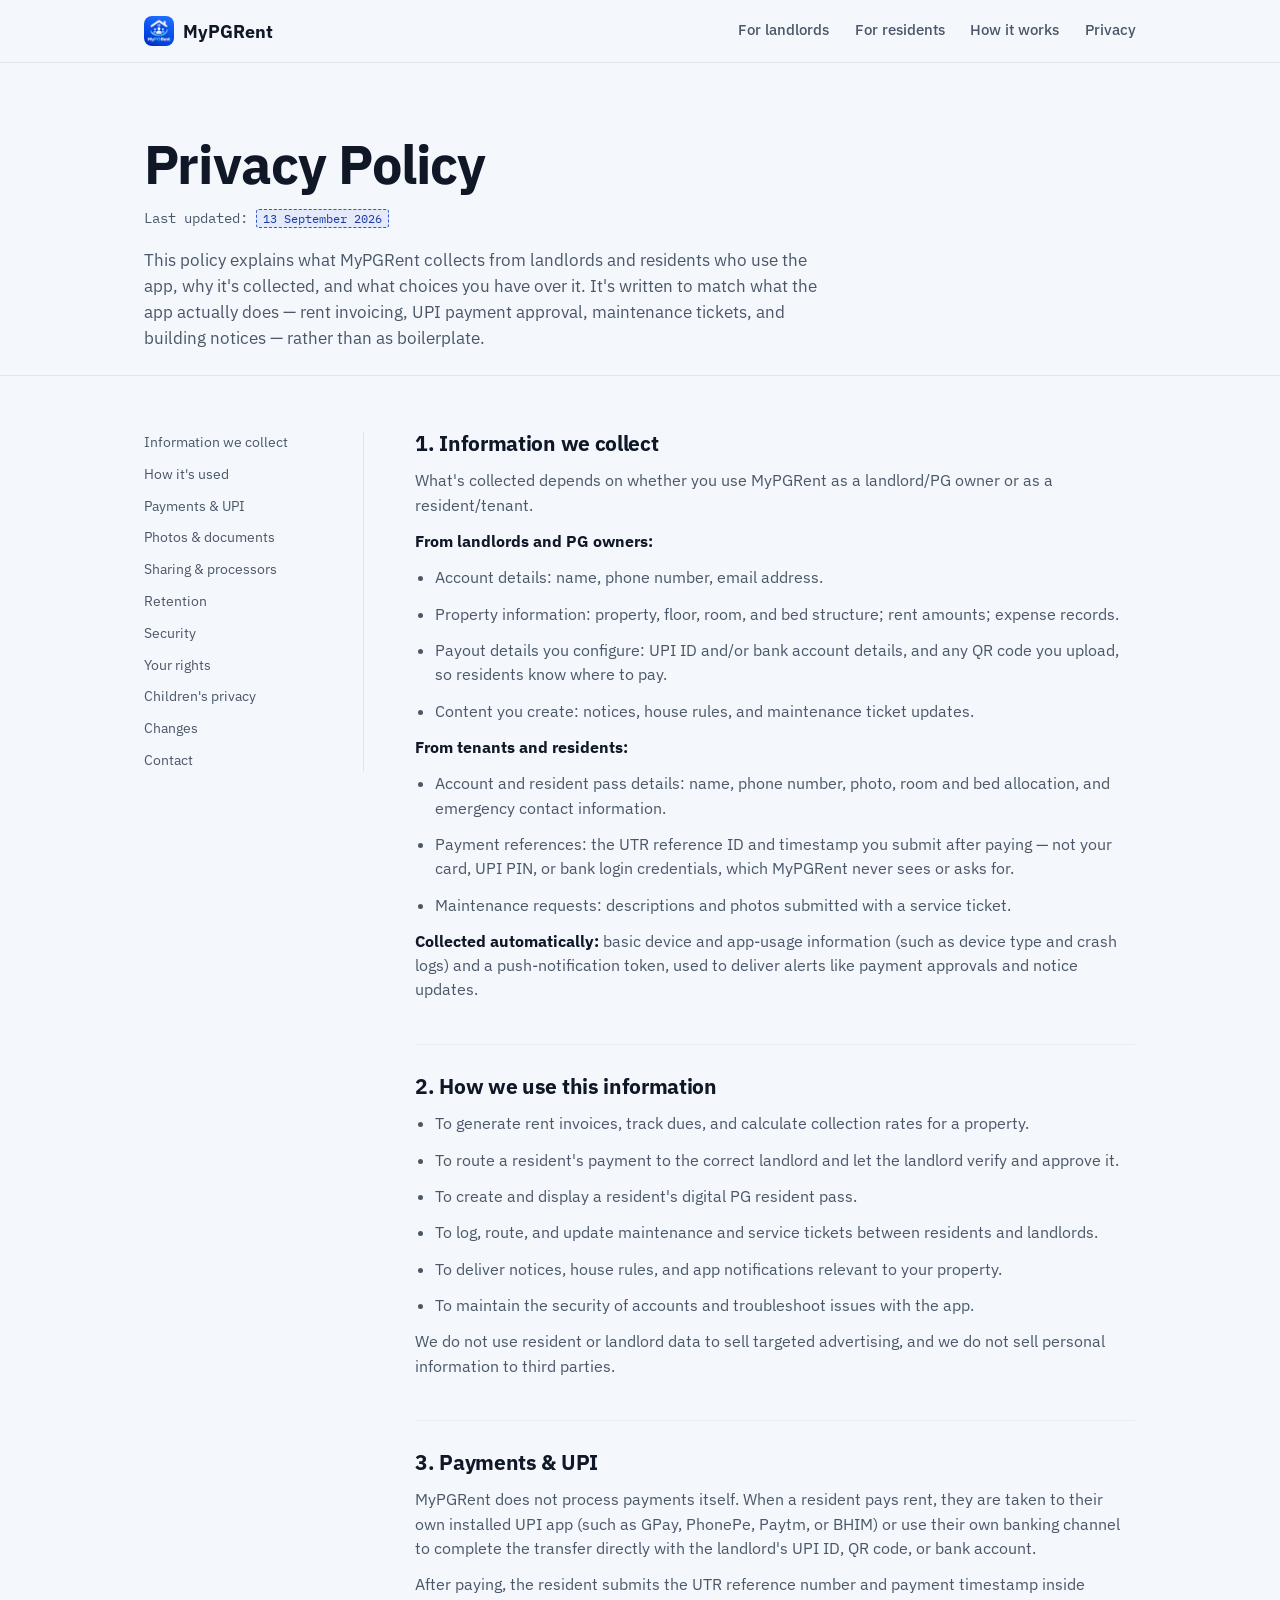
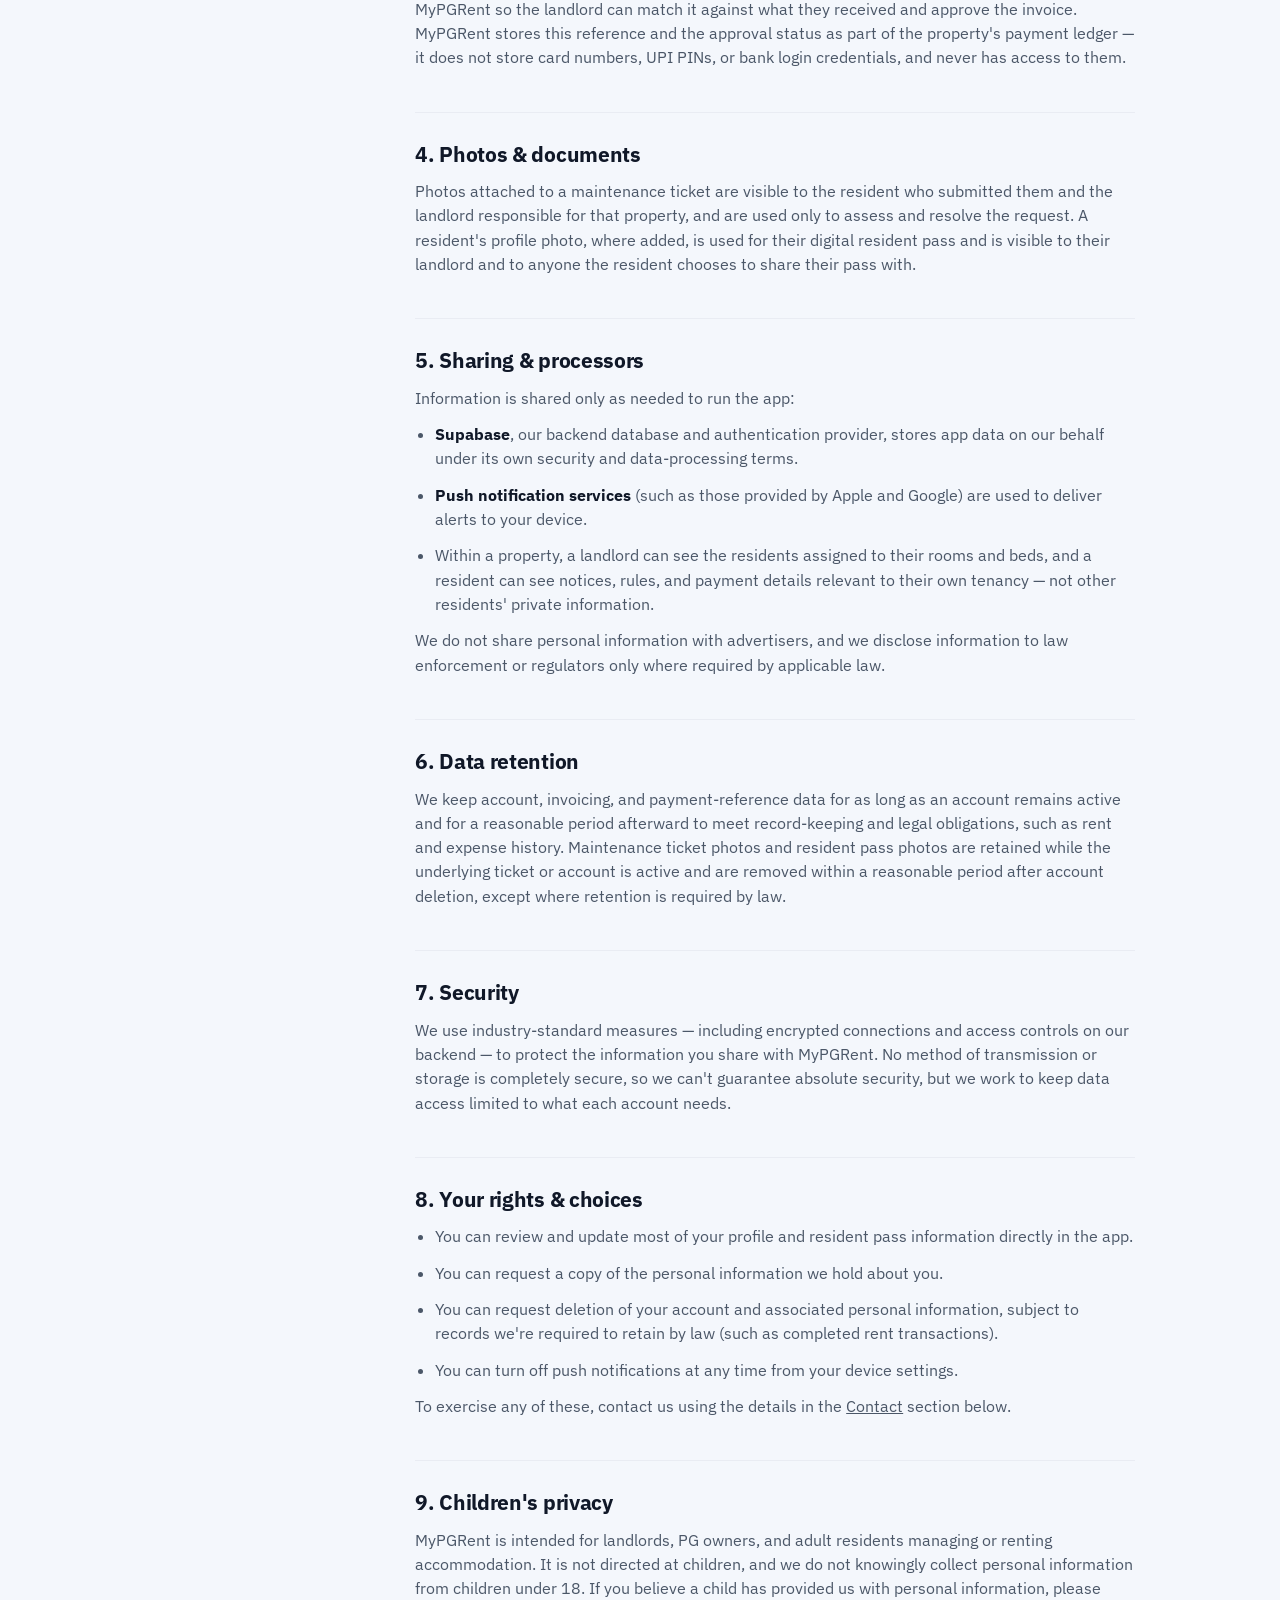
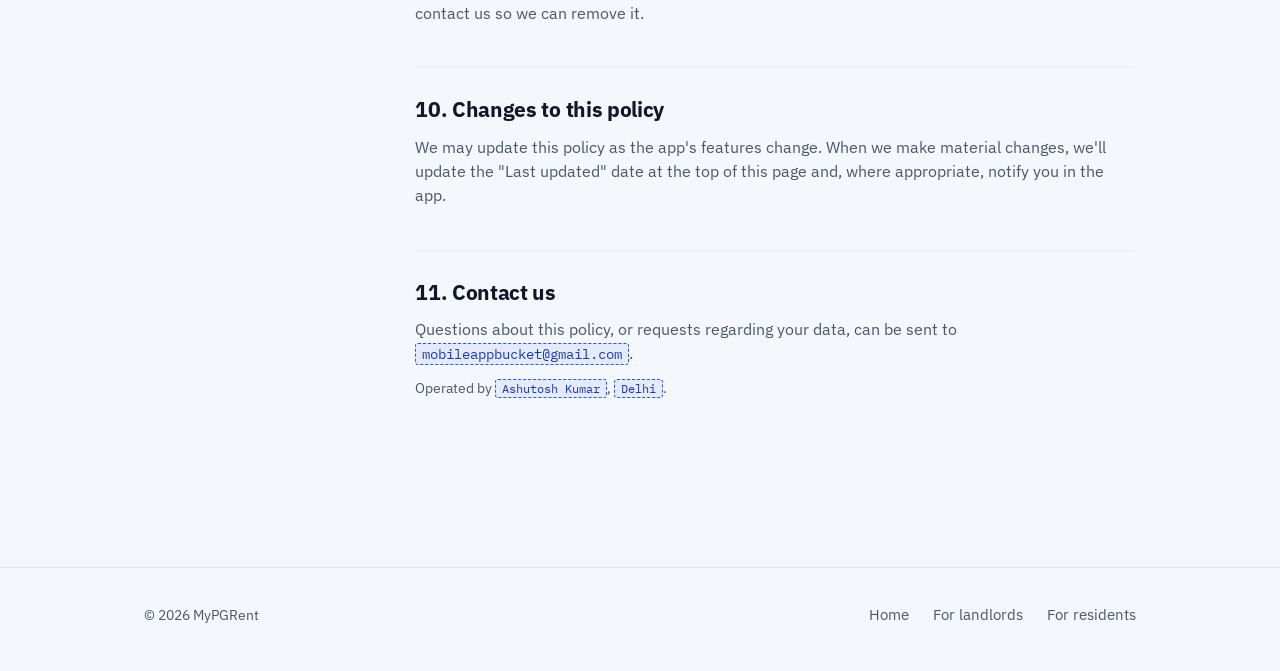
<file: privacy.html>
<!DOCTYPE html>
<html lang="en">
<head>
<meta charset="UTF-8">
<meta name="viewport" content="width=device-width, initial-scale=1.0">
<title>Privacy Policy — MyPGRent</title>
<meta name="description" content="Privacy policy for the MyPGRent PG and rental property management app.">
<link rel="preconnect" href="https://fonts.googleapis.com">
<link rel="preconnect" href="https://fonts.gstatic.com" crossorigin>
<link href="https://fonts.googleapis.com/css2?family=Fraunces:opsz,wght@9..144,500;9..144,600&family=IBM+Plex+Sans:wght@400;500;600&family=IBM+Plex+Mono:wght@400;500&display=swap" rel="stylesheet">
<link rel="icon" type="image/png" href="assets/favicon-32.png">
<link rel="apple-touch-icon" href="assets/apple-touch-icon.png">
<link rel="stylesheet" href="styles.css">
</head>
<body>

<header class="site-header">
  <div class="container">
    <a href="index.html" class="brand"><img class="brand-mark" src="assets/logo.png" alt="MyPGRent logo">MyPGRent</a>
    <button class="nav-toggle" aria-label="Toggle menu" aria-expanded="false">
      <svg viewBox="0 0 24 24" fill="none" stroke="currentColor" stroke-width="2"><line x1="3" y1="6" x2="21" y2="6"/><line x1="3" y1="12" x2="21" y2="12"/><line x1="3" y1="18" x2="21" y2="18"/></svg>
    </button>
    <nav class="site-nav">
      <a href="index.html#landlords">For landlords</a>
      <a href="index.html#residents">For residents</a>
      <a href="index.html#how-it-works">How it works</a>
      <a href="privacy.html">Privacy</a>
    </nav>
  </div>
</header>

<section class="doc-hero">
  <div class="container">
    <h1 style="max-width: 20ch;">Privacy Policy</h1>
    <p class="updated">Last updated: <span class="fill-in">13 September 2026</span></p>
    <p class="lede">This policy explains what MyPGRent collects from landlords and residents who use the app, why it's collected, and what choices you have over it. It's written to match what the app actually does — rent invoicing, UPI payment approval, maintenance tickets, and building notices — rather than as boilerplate.</p>
  </div>
</section>

<section class="doc-body">
  <!-- <div class="container" style="display: contents;"> -->
  <div class="container">
    <aside class="doc-toc">
      <a href="#collect">Information we collect</a>
      <a href="#use">How it's used</a>
      <a href="#payments">Payments &amp; UPI</a>
      <a href="#photos">Photos &amp; documents</a>
      <a href="#sharing">Sharing &amp; processors</a>
      <a href="#retention">Retention</a>
      <a href="#security">Security</a>
      <a href="#rights">Your rights</a>
      <a href="#children">Children's privacy</a>
      <a href="#changes">Changes</a>
      <a href="#contact">Contact</a>
    </aside>

    <div class="doc-content">

      <section id="collect">
        <h2>1. Information we collect</h2>
        <p>What's collected depends on whether you use MyPGRent as a landlord/PG owner or as a resident/tenant.</p>
        <p><strong>From landlords and PG owners:</strong></p>
        <ul>
          <li>Account details: name, phone number, email address.</li>
          <li>Property information: property, floor, room, and bed structure; rent amounts; expense records.</li>
          <li>Payout details you configure: UPI ID and/or bank account details, and any QR code you upload, so residents know where to pay.</li>
          <li>Content you create: notices, house rules, and maintenance ticket updates.</li>
        </ul>
        <p><strong>From tenants and residents:</strong></p>
        <ul>
          <li>Account and resident pass details: name, phone number, photo, room and bed allocation, and emergency contact information.</li>
          <li>Payment references: the UTR reference ID and timestamp you submit after paying — not your card, UPI PIN, or bank login credentials, which MyPGRent never sees or asks for.</li>
          <li>Maintenance requests: descriptions and photos submitted with a service ticket.</li>
        </ul>
        <p><strong>Collected automatically:</strong> basic device and app-usage information (such as device type and crash logs) and a push-notification token, used to deliver alerts like payment approvals and notice updates.</p>
      </section>

      <section id="use">
        <h2>2. How we use this information</h2>
        <ul>
          <li>To generate rent invoices, track dues, and calculate collection rates for a property.</li>
          <li>To route a resident's payment to the correct landlord and let the landlord verify and approve it.</li>
          <li>To create and display a resident's digital PG resident pass.</li>
          <li>To log, route, and update maintenance and service tickets between residents and landlords.</li>
          <li>To deliver notices, house rules, and app notifications relevant to your property.</li>
          <li>To maintain the security of accounts and troubleshoot issues with the app.</li>
        </ul>
        <p>We do not use resident or landlord data to sell targeted advertising, and we do not sell personal information to third parties.</p>
      </section>

      <section id="payments">
        <h2>3. Payments &amp; UPI</h2>
        <p>MyPGRent does not process payments itself. When a resident pays rent, they are taken to their own installed UPI app (such as GPay, PhonePe, Paytm, or BHIM) or use their own banking channel to complete the transfer directly with the landlord's UPI ID, QR code, or bank account.</p>
        <p>After paying, the resident submits the UTR reference number and payment timestamp inside MyPGRent so the landlord can match it against what they received and approve the invoice. MyPGRent stores this reference and the approval status as part of the property's payment ledger — it does not store card numbers, UPI PINs, or bank login credentials, and never has access to them.</p>
      </section>

      <section id="photos">
        <h2>4. Photos &amp; documents</h2>
        <p>Photos attached to a maintenance ticket are visible to the resident who submitted them and the landlord responsible for that property, and are used only to assess and resolve the request. A resident's profile photo, where added, is used for their digital resident pass and is visible to their landlord and to anyone the resident chooses to share their pass with.</p>
      </section>

      <section id="sharing">
        <h2>5. Sharing &amp; processors</h2>
        <p>Information is shared only as needed to run the app:</p>
        <ul>
          <li><strong>Supabase</strong>, our backend database and authentication provider, stores app data on our behalf under its own security and data-processing terms.</li>
          <li><strong>Push notification services</strong> (such as those provided by Apple and Google) are used to deliver alerts to your device.</li>
          <li>Within a property, a landlord can see the residents assigned to their rooms and beds, and a resident can see notices, rules, and payment details relevant to their own tenancy — not other residents' private information.</li>
        </ul>
        <p>We do not share personal information with advertisers, and we disclose information to law enforcement or regulators only where required by applicable law.</p>
      </section>

      <section id="retention">
        <h2>6. Data retention</h2>
        <p>We keep account, invoicing, and payment-reference data for as long as an account remains active and for a reasonable period afterward to meet record-keeping and legal obligations, such as rent and expense history. Maintenance ticket photos and resident pass photos are retained while the underlying ticket or account is active and are removed within a reasonable period after account deletion, except where retention is required by law.</p>
      </section>

      <section id="security">
        <h2>7. Security</h2>
        <p>We use industry-standard measures — including encrypted connections and access controls on our backend — to protect the information you share with MyPGRent. No method of transmission or storage is completely secure, so we can't guarantee absolute security, but we work to keep data access limited to what each account needs.</p>
      </section>

      <section id="rights">
        <h2>8. Your rights &amp; choices</h2>
        <ul>
          <li>You can review and update most of your profile and resident pass information directly in the app.</li>
          <li>You can request a copy of the personal information we hold about you.</li>
          <li>You can request deletion of your account and associated personal information, subject to records we're required to retain by law (such as completed rent transactions).</li>
          <li>You can turn off push notifications at any time from your device settings.</li>
        </ul>
        <p>To exercise any of these, contact us using the details in the <a href="#contact">Contact</a> section below.</p>
      </section>

      <section id="children">
        <h2>9. Children's privacy</h2>
        <p>MyPGRent is intended for landlords, PG owners, and adult residents managing or renting accommodation. It is not directed at children, and we do not knowingly collect personal information from children under 18. If you believe a child has provided us with personal information, please contact us so we can remove it.</p>
      </section>

      <section id="changes">
        <h2>10. Changes to this policy</h2>
        <p>We may update this policy as the app's features change. When we make material changes, we'll update the "Last updated" date at the top of this page and, where appropriate, notify you in the app.</p>
      </section>

      <section id="contact">
        <h2>11. Contact us</h2>
        <p>Questions about this policy, or requests regarding your data, can be sent to <span class="fill-in">mobileappbucket@gmail.com</span>.</p>
        <p style="font-size: 0.85rem;">Operated by <span class="fill-in">Ashutosh Kumar</span>, <span class="fill-in">Delhi</span>.</p>
      </section>

    </div>
  </div>
</section>

<footer class="site-footer">
  <div class="container">
    <span class="copy">© <span id="year"></span> MyPGRent</span>
    <nav>
      <a href="index.html">Home</a>
      <a href="index.html#landlords">For landlords</a>
      <a href="index.html#residents">For residents</a>
    </nav>
  </div>
</footer>

<script src="script.js"></script>
</body>
</html>
</file>
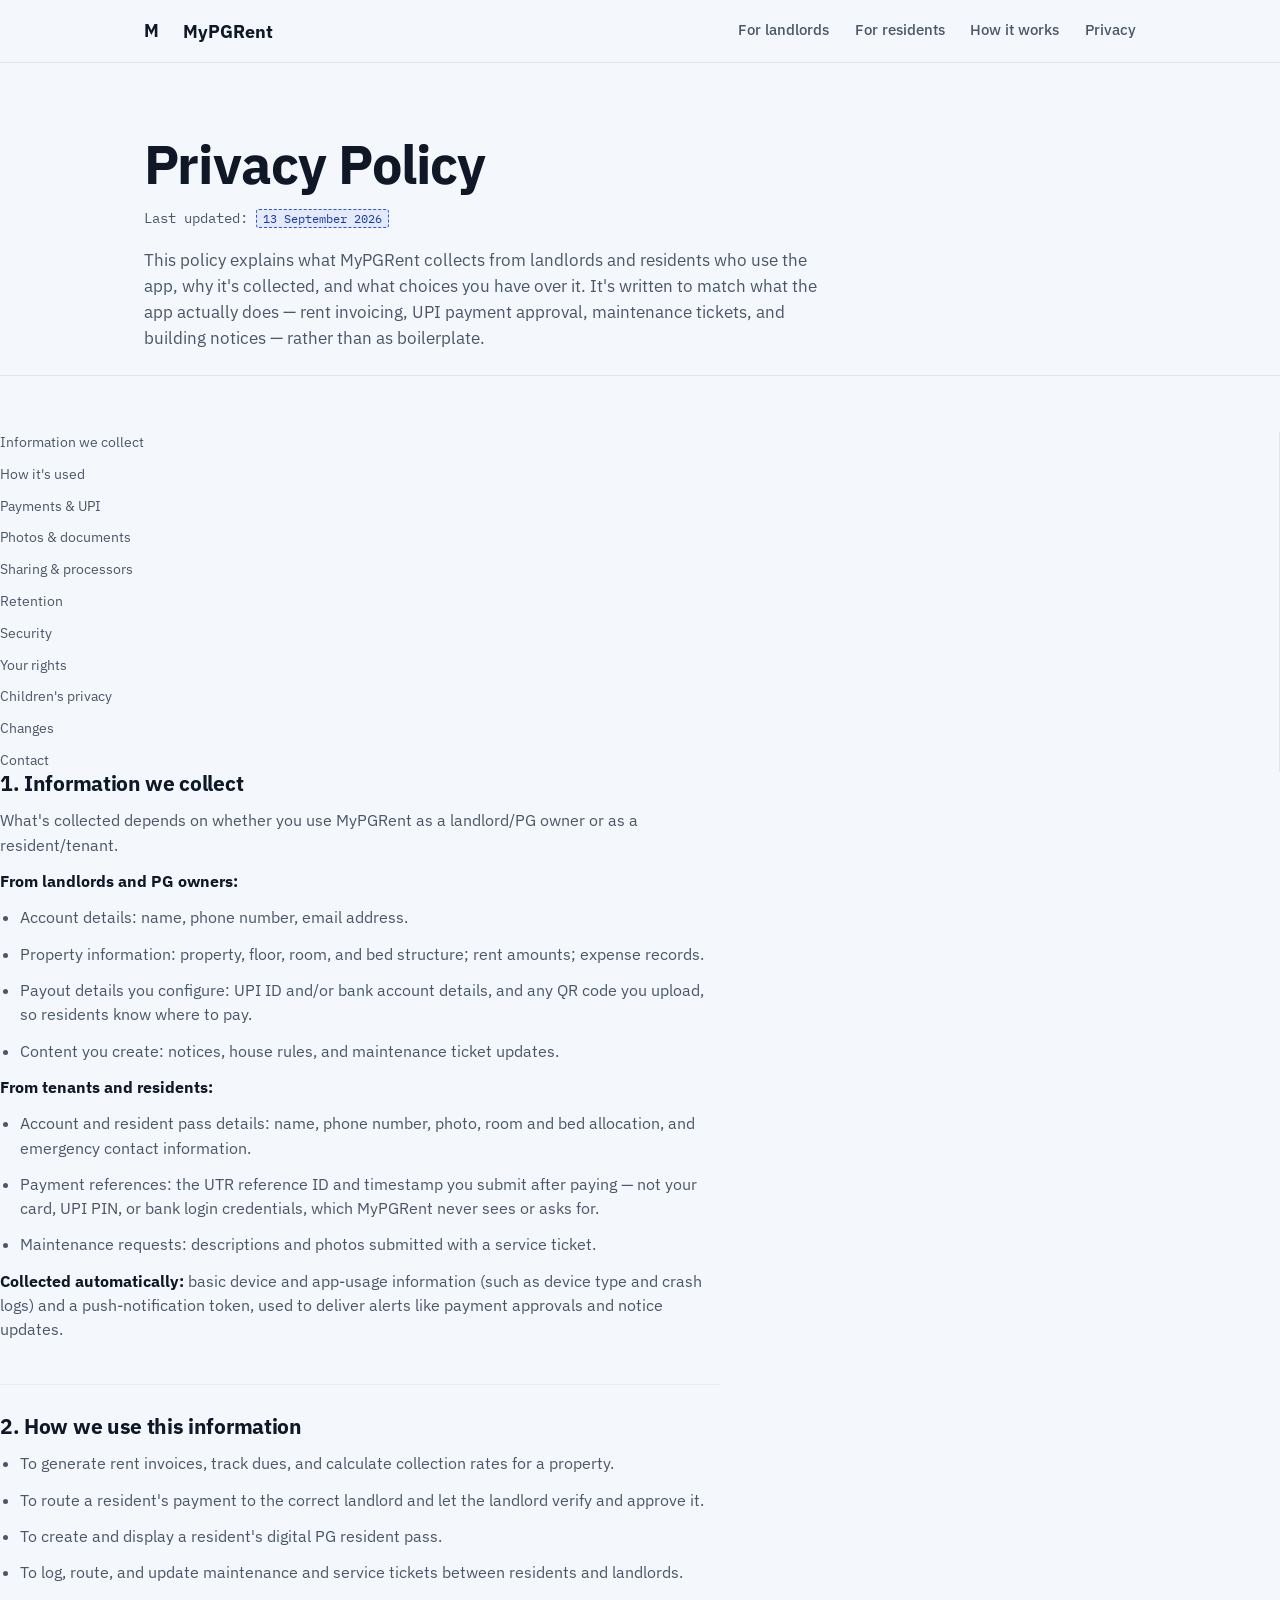
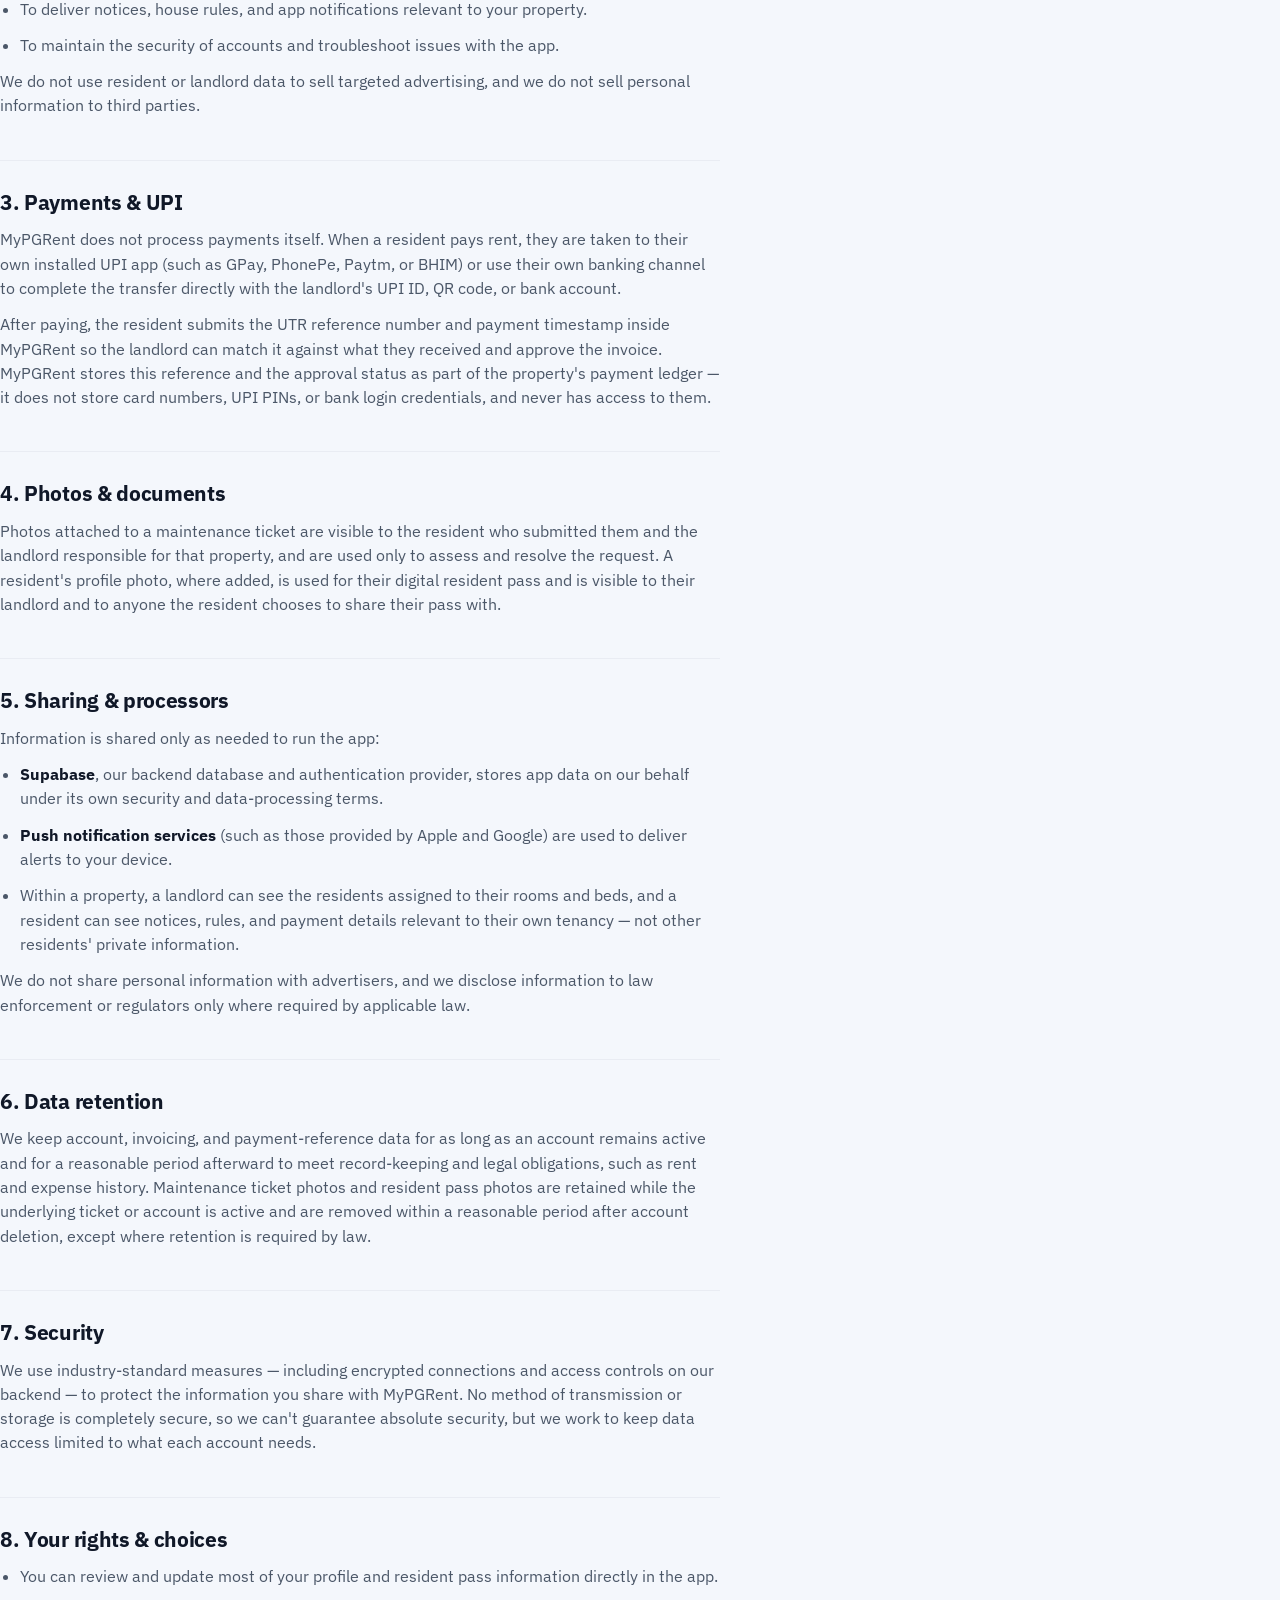
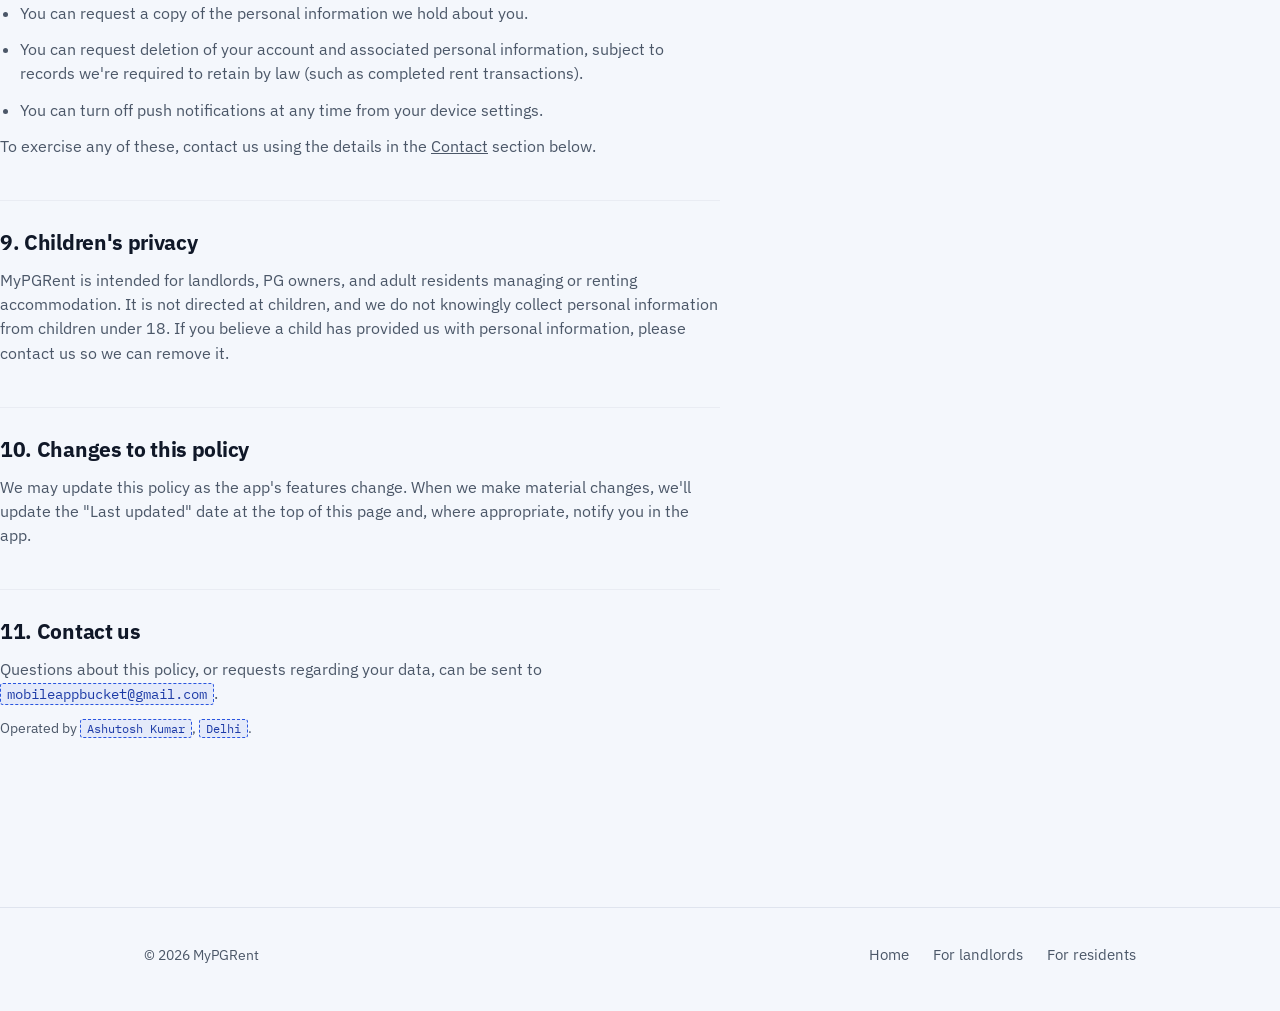
<file: privacy1.html>
<!DOCTYPE html>
<html lang="en">
<head>
<meta charset="UTF-8">
<meta name="viewport" content="width=device-width, initial-scale=1.0">
<title>Privacy Policy — MyPGRent</title>
<meta name="description" content="Privacy policy for the MyPGRent PG and rental property management app.">
<link rel="preconnect" href="https://fonts.googleapis.com">
<link rel="preconnect" href="https://fonts.gstatic.com" crossorigin>
<link href="https://fonts.googleapis.com/css2?family=Fraunces:opsz,wght@9..144,500;9..144,600&family=IBM+Plex+Sans:wght@400;500;600&family=IBM+Plex+Mono:wght@400;500&display=swap" rel="stylesheet">
<link rel="stylesheet" href="styles.css">
</head>
<body>

<header class="site-header">
  <div class="container">
    <a href="index.html" class="brand"><span class="brand-mark">M</span>MyPGRent</a>
    <button class="nav-toggle" aria-label="Toggle menu" aria-expanded="false">
      <svg viewBox="0 0 24 24" fill="none" stroke="currentColor" stroke-width="2"><line x1="3" y1="6" x2="21" y2="6"/><line x1="3" y1="12" x2="21" y2="12"/><line x1="3" y1="18" x2="21" y2="18"/></svg>
    </button>
    <nav class="site-nav">
      <a href="index.html#landlords">For landlords</a>
      <a href="index.html#residents">For residents</a>
      <a href="index.html#how-it-works">How it works</a>
      <a href="privacy.html">Privacy</a>
    </nav>
  </div>
</header>

<section class="doc-hero">
  <div class="container">
    <h1 style="max-width: 20ch;">Privacy Policy</h1>
    <p class="updated">Last updated: <span class="fill-in">13 September 2026</span></p>
    <p class="lede">This policy explains what MyPGRent collects from landlords and residents who use the app, why it's collected, and what choices you have over it. It's written to match what the app actually does — rent invoicing, UPI payment approval, maintenance tickets, and building notices — rather than as boilerplate.</p>
  </div>
</section>

<section class="doc-body">
  <div class="container" style="display: contents;">
    <aside class="doc-toc">
      <a href="#collect">Information we collect</a>
      <a href="#use">How it's used</a>
      <a href="#payments">Payments &amp; UPI</a>
      <a href="#photos">Photos &amp; documents</a>
      <a href="#sharing">Sharing &amp; processors</a>
      <a href="#retention">Retention</a>
      <a href="#security">Security</a>
      <a href="#rights">Your rights</a>
      <a href="#children">Children's privacy</a>
      <a href="#changes">Changes</a>
      <a href="#contact">Contact</a>
    </aside>

    <div class="doc-content">

      <section id="collect">
        <h2>1. Information we collect</h2>
        <p>What's collected depends on whether you use MyPGRent as a landlord/PG owner or as a resident/tenant.</p>
        <p><strong>From landlords and PG owners:</strong></p>
        <ul>
          <li>Account details: name, phone number, email address.</li>
          <li>Property information: property, floor, room, and bed structure; rent amounts; expense records.</li>
          <li>Payout details you configure: UPI ID and/or bank account details, and any QR code you upload, so residents know where to pay.</li>
          <li>Content you create: notices, house rules, and maintenance ticket updates.</li>
        </ul>
        <p><strong>From tenants and residents:</strong></p>
        <ul>
          <li>Account and resident pass details: name, phone number, photo, room and bed allocation, and emergency contact information.</li>
          <li>Payment references: the UTR reference ID and timestamp you submit after paying — not your card, UPI PIN, or bank login credentials, which MyPGRent never sees or asks for.</li>
          <li>Maintenance requests: descriptions and photos submitted with a service ticket.</li>
        </ul>
        <p><strong>Collected automatically:</strong> basic device and app-usage information (such as device type and crash logs) and a push-notification token, used to deliver alerts like payment approvals and notice updates.</p>
      </section>

      <section id="use">
        <h2>2. How we use this information</h2>
        <ul>
          <li>To generate rent invoices, track dues, and calculate collection rates for a property.</li>
          <li>To route a resident's payment to the correct landlord and let the landlord verify and approve it.</li>
          <li>To create and display a resident's digital PG resident pass.</li>
          <li>To log, route, and update maintenance and service tickets between residents and landlords.</li>
          <li>To deliver notices, house rules, and app notifications relevant to your property.</li>
          <li>To maintain the security of accounts and troubleshoot issues with the app.</li>
        </ul>
        <p>We do not use resident or landlord data to sell targeted advertising, and we do not sell personal information to third parties.</p>
      </section>

      <section id="payments">
        <h2>3. Payments &amp; UPI</h2>
        <p>MyPGRent does not process payments itself. When a resident pays rent, they are taken to their own installed UPI app (such as GPay, PhonePe, Paytm, or BHIM) or use their own banking channel to complete the transfer directly with the landlord's UPI ID, QR code, or bank account.</p>
        <p>After paying, the resident submits the UTR reference number and payment timestamp inside MyPGRent so the landlord can match it against what they received and approve the invoice. MyPGRent stores this reference and the approval status as part of the property's payment ledger — it does not store card numbers, UPI PINs, or bank login credentials, and never has access to them.</p>
      </section>

      <section id="photos">
        <h2>4. Photos &amp; documents</h2>
        <p>Photos attached to a maintenance ticket are visible to the resident who submitted them and the landlord responsible for that property, and are used only to assess and resolve the request. A resident's profile photo, where added, is used for their digital resident pass and is visible to their landlord and to anyone the resident chooses to share their pass with.</p>
      </section>

      <section id="sharing">
        <h2>5. Sharing &amp; processors</h2>
        <p>Information is shared only as needed to run the app:</p>
        <ul>
          <li><strong>Supabase</strong>, our backend database and authentication provider, stores app data on our behalf under its own security and data-processing terms.</li>
          <li><strong>Push notification services</strong> (such as those provided by Apple and Google) are used to deliver alerts to your device.</li>
          <li>Within a property, a landlord can see the residents assigned to their rooms and beds, and a resident can see notices, rules, and payment details relevant to their own tenancy — not other residents' private information.</li>
        </ul>
        <p>We do not share personal information with advertisers, and we disclose information to law enforcement or regulators only where required by applicable law.</p>
      </section>

      <section id="retention">
        <h2>6. Data retention</h2>
        <p>We keep account, invoicing, and payment-reference data for as long as an account remains active and for a reasonable period afterward to meet record-keeping and legal obligations, such as rent and expense history. Maintenance ticket photos and resident pass photos are retained while the underlying ticket or account is active and are removed within a reasonable period after account deletion, except where retention is required by law.</p>
      </section>

      <section id="security">
        <h2>7. Security</h2>
        <p>We use industry-standard measures — including encrypted connections and access controls on our backend — to protect the information you share with MyPGRent. No method of transmission or storage is completely secure, so we can't guarantee absolute security, but we work to keep data access limited to what each account needs.</p>
      </section>

      <section id="rights">
        <h2>8. Your rights &amp; choices</h2>
        <ul>
          <li>You can review and update most of your profile and resident pass information directly in the app.</li>
          <li>You can request a copy of the personal information we hold about you.</li>
          <li>You can request deletion of your account and associated personal information, subject to records we're required to retain by law (such as completed rent transactions).</li>
          <li>You can turn off push notifications at any time from your device settings.</li>
        </ul>
        <p>To exercise any of these, contact us using the details in the <a href="#contact">Contact</a> section below.</p>
      </section>

      <section id="children">
        <h2>9. Children's privacy</h2>
        <p>MyPGRent is intended for landlords, PG owners, and adult residents managing or renting accommodation. It is not directed at children, and we do not knowingly collect personal information from children under 18. If you believe a child has provided us with personal information, please contact us so we can remove it.</p>
      </section>

      <section id="changes">
        <h2>10. Changes to this policy</h2>
        <p>We may update this policy as the app's features change. When we make material changes, we'll update the "Last updated" date at the top of this page and, where appropriate, notify you in the app.</p>
      </section>

      <section id="contact">
        <h2>11. Contact us</h2>
        <p>Questions about this policy, or requests regarding your data, can be sent to <span class="fill-in">mobileappbucket@gmail.com</span>.</p>
        <p style="font-size: 0.85rem;">Operated by <span class="fill-in">Ashutosh Kumar</span>, <span class="fill-in">Delhi</span>.</p>
      </section>

    </div>
  </div>
</section>

<footer class="site-footer">
  <div class="container">
    <span class="copy">© <span id="year"></span> MyPGRent</span>
    <nav>
      <a href="index.html">Home</a>
      <a href="index.html#landlords">For landlords</a>
      <a href="index.html#residents">For residents</a>
    </nav>
  </div>
</footer>

<script src="script.js"></script>
</body>
</html>
</file>
<file: styles.css>
/* ============================================================
   MyPGRent — design tokens
   Blue theme matched to the app's own screenshots: a confident
   product blue for primary actions, with the app's own status
   colors (collected/green, pending/amber, urgent/red) used only
   where they mean the same thing here.
   ============================================================ */

:root {
  --ink: #101828;
  --ink-soft: #4b5768;
  --paper: #f4f7fc;
  --paper-raised: #ffffff;
  --blue: #2955e0;
  --blue-deep: #1c3aa6;
  --blue-tint: #e9eefd;
  --green: #0f9d63;
  --amber: #c2830f;
  --red: #d3453f;
  --line: #dfe4ee;
  --line-soft: #e9ecf3;
  --white: #ffffff;

  --display: "Plus Jakarta Sans", "IBM Plex Sans", -apple-system, sans-serif;
  --sans: "IBM Plex Sans", -apple-system, "Segoe UI", sans-serif;
  --mono: "IBM Plex Mono", ui-monospace, "SFMono-Regular", monospace;

  --max: 1120px;
  --pad: clamp(20px, 5vw, 64px);
}

* { box-sizing: border-box; }

html { scroll-behavior: smooth; }

@media (prefers-reduced-motion: reduce) {
  html { scroll-behavior: auto; }
  * { animation-duration: 0.01ms !important; transition-duration: 0.01ms !important; }
}

body {
  margin: 0;
  background: var(--paper);
  color: var(--ink);
  font-family: var(--sans);
  font-size: 17px;
  line-height: 1.55;
  -webkit-font-smoothing: antialiased;
}

img, svg { max-width: 100%; display: block; }
a { color: inherit; }

a:focus-visible, button:focus-visible, [tabindex]:focus-visible {
  outline: 2px solid var(--blue-deep);
  outline-offset: 3px;
}

h1, h2, h3 {
  font-family: var(--display);
  font-weight: 700;
  color: var(--ink);
  margin: 0;
  letter-spacing: -0.015em;
}

h1 { font-size: clamp(2.3rem, 4.8vw, 3.4rem); line-height: 1.08; }
h2 { font-size: clamp(1.6rem, 3.2vw, 2.2rem); line-height: 1.18; }
h3 { font-size: 1.2rem; line-height: 1.3; }

p { margin: 0; }

.container {
  max-width: var(--max);
  margin: 0 auto;
  padding-left: var(--pad);
  padding-right: var(--pad);
}

/* ---------- header ---------- */

.site-header {
  position: sticky;
  top: 0;
  z-index: 20;
  background: rgba(244, 247, 252, 0.92);
  backdrop-filter: blur(6px);
  border-bottom: 1px solid var(--line);
}

.site-header .container {
  display: flex;
  align-items: center;
  justify-content: space-between;
  padding-top: 16px;
  padding-bottom: 16px;
}

.brand {
  display: flex;
  align-items: center;
  gap: 9px;
  text-decoration: none;
  font-family: var(--display);
  font-weight: 700;
  font-size: 1.15rem;
  color: var(--ink);
}

.brand .brand-mark {
  width: 30px;
  height: 30px;
  border-radius: 8px;
  display: block;
}

nav.site-nav { display: flex; gap: clamp(16px, 2vw, 32px); align-items: center; }

nav.site-nav a {
  text-decoration: none;
  font-size: 0.95rem;
  font-weight: 500;
  color: var(--ink-soft);
  border-bottom: 1px solid transparent;
  padding-bottom: 2px;
  transition: border-color 0.15s ease, color 0.15s ease;
}

nav.site-nav a:hover { color: var(--ink); border-color: var(--blue); }

/* ---------- hero ---------- */

.hero { padding-top: clamp(40px, 7vw, 84px); padding-bottom: clamp(24px, 5vw, 56px); }

.hero .container {
  display: grid;
  grid-template-columns: 1.05fr 0.95fr;
  gap: clamp(28px, 5vw, 64px);
  align-items: center;
}

.hero h1 { max-width: 15ch; }

.hero .lede {
  font-size: 1.1rem;
  color: var(--ink-soft);
  max-width: 46ch;
  margin-top: 18px;
}

.hero-ctas { margin-top: 30px; }

.badges { display: flex; gap: 12px; flex-wrap: wrap; }

.badge-btn {
  display: inline-flex;
  align-items: center;
  gap: 10px;
  padding: 10px 18px 10px 14px;
  border-radius: 10px;
  background: var(--ink);
  color: var(--white);
  text-decoration: none;
  border: 1px solid var(--ink);
}

.badge-btn:hover { background: var(--blue-deep); border-color: var(--blue-deep); }

.badge-btn svg { width: 22px; height: 22px; flex-shrink: 0; }

.badge-btn .badge-text { display: flex; flex-direction: column; line-height: 1.15; }
.badge-btn .badge-text .small { font-size: 0.66rem; opacity: 0.85; }
.badge-btn .badge-text .big { font-size: 0.98rem; font-weight: 600; font-family: var(--display); }

.hero-note {
  margin-top: 14px;
  font-size: 0.85rem;
  color: var(--ink-soft);
}

.hero-shot {
  border-radius: 22px;
  overflow: hidden;
  box-shadow: 0 30px 60px -30px rgba(16, 24, 40, 0.35);
  max-width: 340px;
  margin: 0 auto;
}

/* ---------- generic section headings ---------- */

.section-intro { padding: clamp(24px, 5vw, 48px) 0 8px; }
.section-intro h2 { max-width: 22ch; }
.section-intro .sub { margin-top: 14px; max-width: 62ch; color: var(--ink-soft); font-size: 1.03rem; }

/* ---------- showcase (alternating screenshot rows) ---------- */

.showcase { padding: clamp(20px, 4vw, 32px) 0; }

.showcase-row {
  display: grid;
  grid-template-columns: 0.85fr 1.15fr;
  gap: clamp(28px, 6vw, 72px);
  align-items: center;
  padding: clamp(36px, 6vw, 56px) 0;
  border-bottom: 1px solid var(--line);
}

.showcase-row:last-child { border-bottom: none; }

.showcase-row.reverse { grid-template-columns: 1.15fr 0.85fr; }
.showcase-row.reverse .showcase-shot { order: 2; }
.showcase-row.reverse .showcase-text { order: 1; }

.showcase-shot {
  border-radius: 20px;
  overflow: hidden;
  box-shadow: 0 24px 48px -28px rgba(16, 24, 40, 0.32);
  max-width: 280px;
  margin: 0 auto;
}

.showcase-text .tag {
  display: inline-block;
  font-size: 0.78rem;
  font-weight: 600;
  color: var(--blue-deep);
  background: var(--blue-tint);
  padding: 4px 11px;
  border-radius: 100px;
  margin-bottom: 14px;
}

.showcase-text h3 { font-size: clamp(1.3rem, 2.4vw, 1.6rem); }

.showcase-text p {
  margin-top: 12px;
  color: var(--ink-soft);
  font-size: 1rem;
  max-width: 46ch;
}

.showcase-text ul {
  margin: 18px 0 0;
  padding: 0;
  list-style: none;
  display: flex;
  flex-direction: column;
  gap: 9px;
}

.showcase-text li {
  font-size: 0.94rem;
  color: var(--ink-soft);
  padding-left: 20px;
  position: relative;
}

.showcase-text li::before {
  content: "";
  position: absolute;
  left: 0;
  top: 7px;
  width: 7px;
  height: 7px;
  border-radius: 50%;
  background: var(--blue);
}

/* ---------- mini feature list ---------- */

.mini-list { padding: clamp(32px, 5vw, 56px) 0; background: var(--paper-raised); border-top: 1px solid var(--line); border-bottom: 1px solid var(--line); }

.mini-list h2 { max-width: 20ch; }

.mini-grid {
  margin-top: 30px;
  display: grid;
  grid-template-columns: repeat(3, 1fr);
  gap: 24px;
}

.mini-card {
  border: 1px solid var(--line);
  border-radius: 14px;
  padding: 20px;
  background: var(--paper);
}

.mini-card h4 { font-family: var(--display); font-weight: 600; font-size: 1rem; margin: 0 0 8px; }
.mini-card p { font-size: 0.9rem; color: var(--ink-soft); }

/* ---------- trust note ---------- */

.trust { padding: clamp(40px, 6vw, 72px) 0; }

.trust .container {
  display: grid;
  grid-template-columns: 1fr 1fr;
  gap: clamp(28px, 5vw, 56px);
  align-items: start;
}

.trust p { color: var(--ink-soft); font-size: 1.02rem; }

.trust .note-list { border-left: 2px solid var(--blue); padding-left: 20px; display: flex; flex-direction: column; gap: 14px; }
.trust .note-list div span { display: block; font-size: 0.85rem; color: var(--ink-soft); margin-top: 2px; }

/* ---------- footer ---------- */

footer.site-footer { border-top: 1px solid var(--line); padding: 36px 0 44px; }

footer.site-footer .container {
  display: flex;
  justify-content: space-between;
  align-items: center;
  flex-wrap: wrap;
  gap: 20px;
}

footer.site-footer .badges { transform: scale(0.9); transform-origin: left center; }

footer.site-footer nav { display: flex; gap: 24px; font-size: 0.92rem; }
footer.site-footer nav a { text-decoration: none; color: var(--ink-soft); }
footer.site-footer nav a:hover { color: var(--ink); }
footer.site-footer .copy { font-size: 0.85rem; color: var(--ink-soft); }

.footer-top {
  display: flex;
  justify-content: space-between;
  align-items: center;
  flex-wrap: wrap;
  gap: 20px;
  padding-bottom: 28px;
  margin-bottom: 20px;
  border-bottom: 1px solid var(--line);
}

/* ---------- mobile nav ---------- */

.nav-toggle { display: none; background: none; border: none; cursor: pointer; padding: 6px; }
.nav-toggle svg { width: 22px; height: 22px; }

@media (max-width: 780px) {
  .hero .container { grid-template-columns: 1fr; }
  .hero-shot { order: -1; }
  .showcase-row, .showcase-row.reverse { grid-template-columns: 1fr; }
  .showcase-row.reverse .showcase-shot, .showcase-row.reverse .showcase-text { order: unset; }
  .mini-grid { grid-template-columns: 1fr; }
  .trust .container { grid-template-columns: 1fr; }
  .footer-top, footer.site-footer .container { flex-direction: column; align-items: flex-start; }

  nav.site-nav {
    position: absolute;
    top: 100%;
    left: 0;
    right: 0;
    background: var(--paper);
    border-bottom: 1px solid var(--line);
    flex-direction: column;
    align-items: flex-start;
    padding: 8px var(--pad) 20px;
    display: none;
  }
  nav.site-nav.open { display: flex; }
  .nav-toggle { display: inline-flex; }
}

/* ============================================================
   Document page (privacy policy)
   ============================================================ */

.doc-hero { padding: clamp(40px, 6vw, 72px) 0 24px; border-bottom: 1px solid var(--line); }
.doc-hero .updated { font-family: var(--mono); font-size: 0.85rem; color: var(--ink-soft); margin-top: 14px; }
.doc-hero .lede { margin-top: 18px; max-width: 68ch; color: var(--ink-soft); font-size: 1.05rem; }

/* .doc-body {
  padding: clamp(32px, 5vw, 56px) 0 clamp(56px, 8vw, 96px);
  display: grid;
  grid-template-columns: 220px 1fr;
  gap: clamp(24px, 4vw, 56px);
  align-items: start;
} */
.doc-body {
  padding: clamp(32px, 5vw, 56px) 0 clamp(56px, 8vw, 96px);
}

.doc-body .container {
  display: grid;
  grid-template-columns: 220px 1fr;
  gap: clamp(24px, 4vw, 56px);
  align-items: start;
}
.doc-toc {
  position: sticky;
  top: 92px;
  display: flex;
  flex-direction: column;
  gap: 10px;
  border-right: 1px solid var(--line);
  padding-right: 20px;
}

.doc-toc a { text-decoration: none; font-size: 0.88rem; color: var(--ink-soft); }
.doc-toc a:hover { color: var(--blue-deep); }

.doc-content section { padding-bottom: 30px; margin-bottom: 30px; border-bottom: 1px solid var(--line-soft); max-width: 72ch; }
.doc-content section:last-child { border-bottom: none; }
.doc-content h2 { font-size: 1.3rem; margin-bottom: 12px; }
.doc-content p, .doc-content li { color: var(--ink-soft); font-size: 0.98rem; margin-bottom: 12px; }
.doc-content ul { padding-left: 20px; margin: 0 0 12px; }
.doc-content strong { color: var(--ink); }

.fill-in {
  background: rgba(41, 85, 224, 0.08);
  border: 1px dashed var(--blue);
  padding: 1px 6px;
  border-radius: 3px;
  color: var(--blue-deep);
  font-family: var(--mono);
  font-size: 0.88em;
}

@media (max-width: 780px) {
  /* .doc-body { grid-template-columns: 1fr; } */
  .doc-body .container { grid-template-columns: 1fr; }
  .doc-toc {
    position: static;
    border-right: none;
    border-bottom: 1px solid var(--line);
    padding-right: 0;
    padding-bottom: 16px;
    flex-direction: row;
    flex-wrap: wrap;
    gap: 14px;
  }
}
</file>
